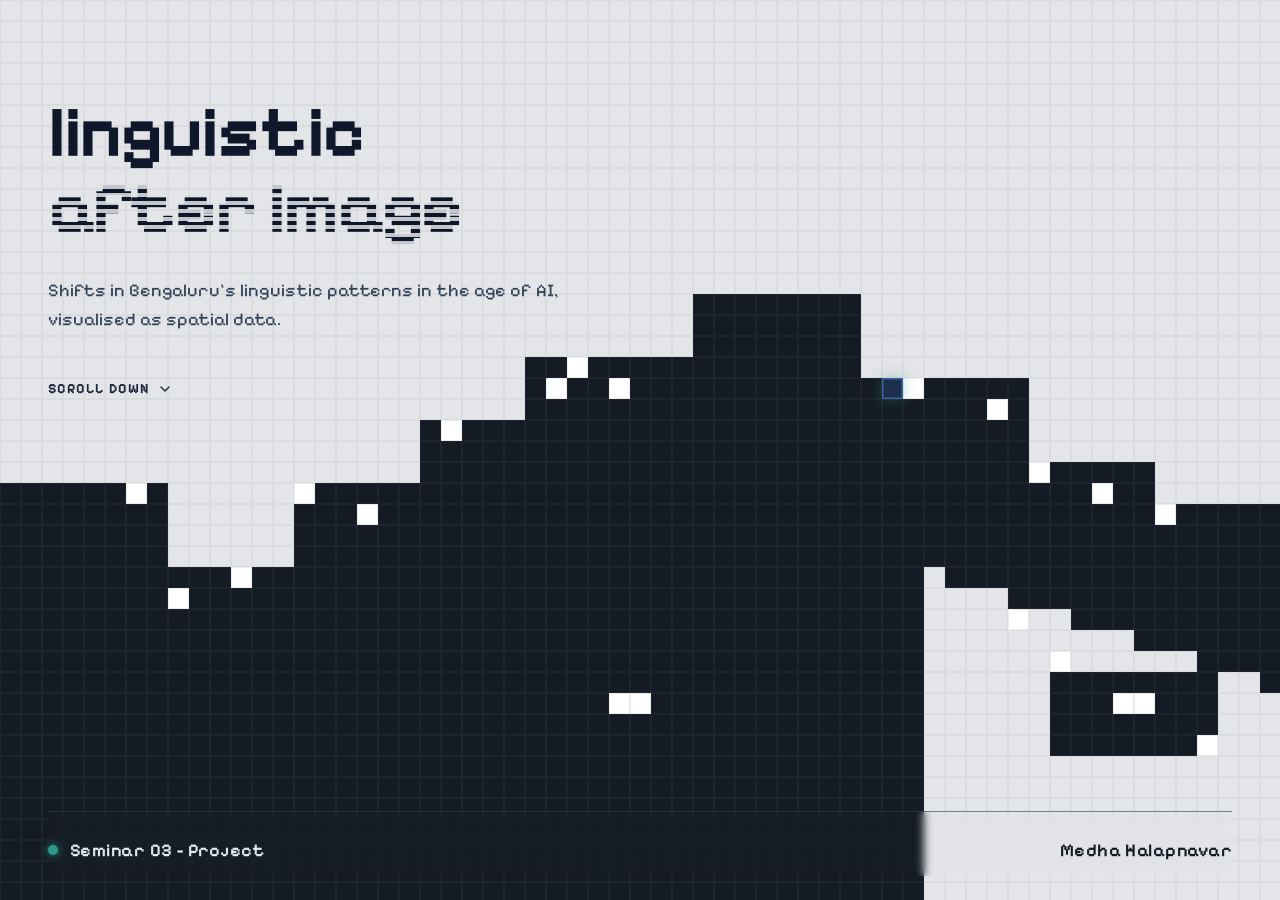
<file: docs/index.html>
<!doctype html>
<html lang="en" class="dark">
  <head>
    <meta charset="UTF-8" />
    <meta name="viewport" content="width=device-width, initial-scale=1.0" />
    <title>Ec(ak)ou: Ghost Speech Cartography</title>
    <meta name="description" content="An interactive speculative cartography of Bangalore revealing hidden Human Language Zones, clandestine signal trails, and Wanderer nodes shielded from AI surveillance." />
    <meta property="og:title" content="Ec(ak)ou: Ghost Speech Cartography" />
    <meta property="og:description" content="An interactive speculative cartography of Bangalore revealing hidden Human Language Zones, clandestine signal trails, and Wanderer nodes shielded from AI surveillance." />
    <meta property="og:type" content="website" />
    <meta name="twitter:card" content="summary_large_image" />
    <link rel="preconnect" href="https://fonts.googleapis.com">
    <link rel="preconnect" href="https://fonts.gstatic.com" crossorigin>
    <link href="https://fonts.googleapis.com/css2?family=Pixelify+Sans:wght@400;500;600;700&display=swap" rel="stylesheet">
    <script type="module" crossorigin src="./assets/index-C_ji65Qs.js"></script>
    <link rel="stylesheet" crossorigin href="./assets/index-Bb2O2rX6.css">
  </head>
  <body class="bg-[#05070a] text-slate-200 antialiased overflow-hidden select-none">
    <div id="root"></div>
  </body>
</html>
</file>
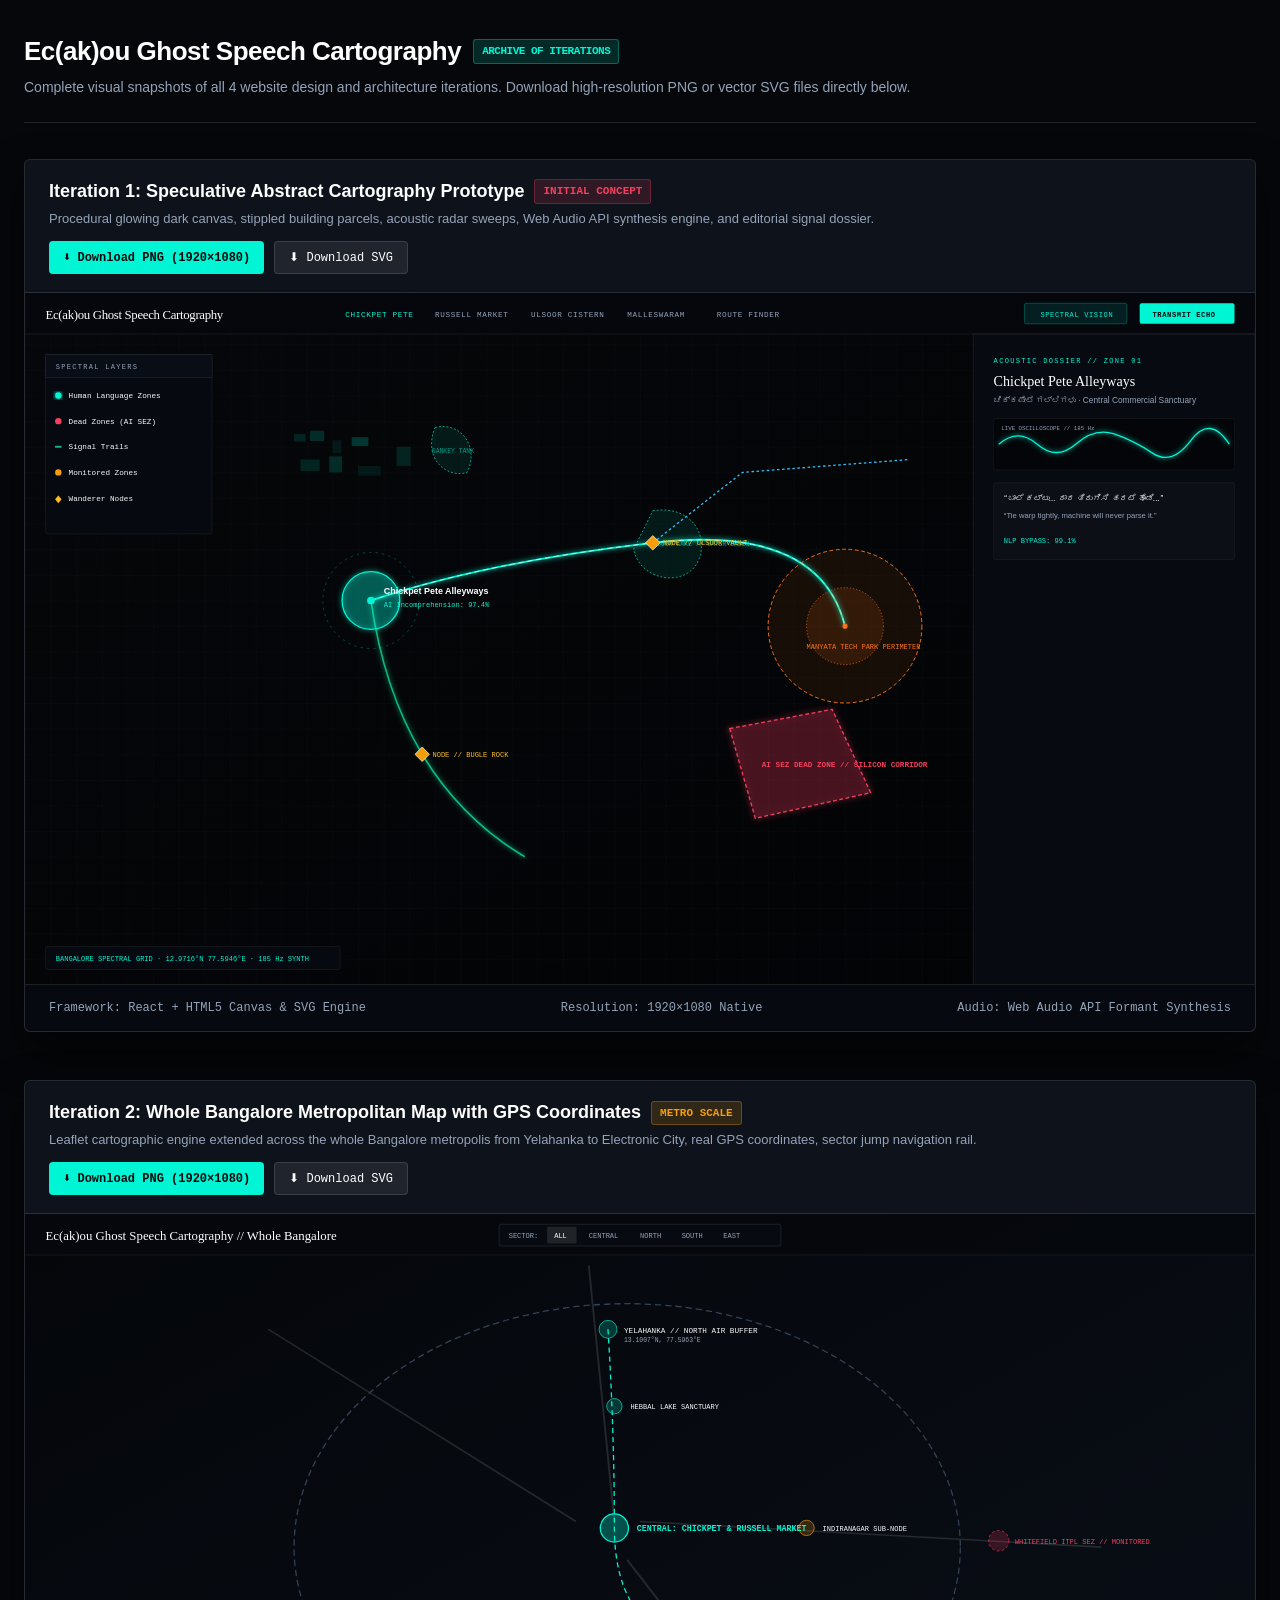
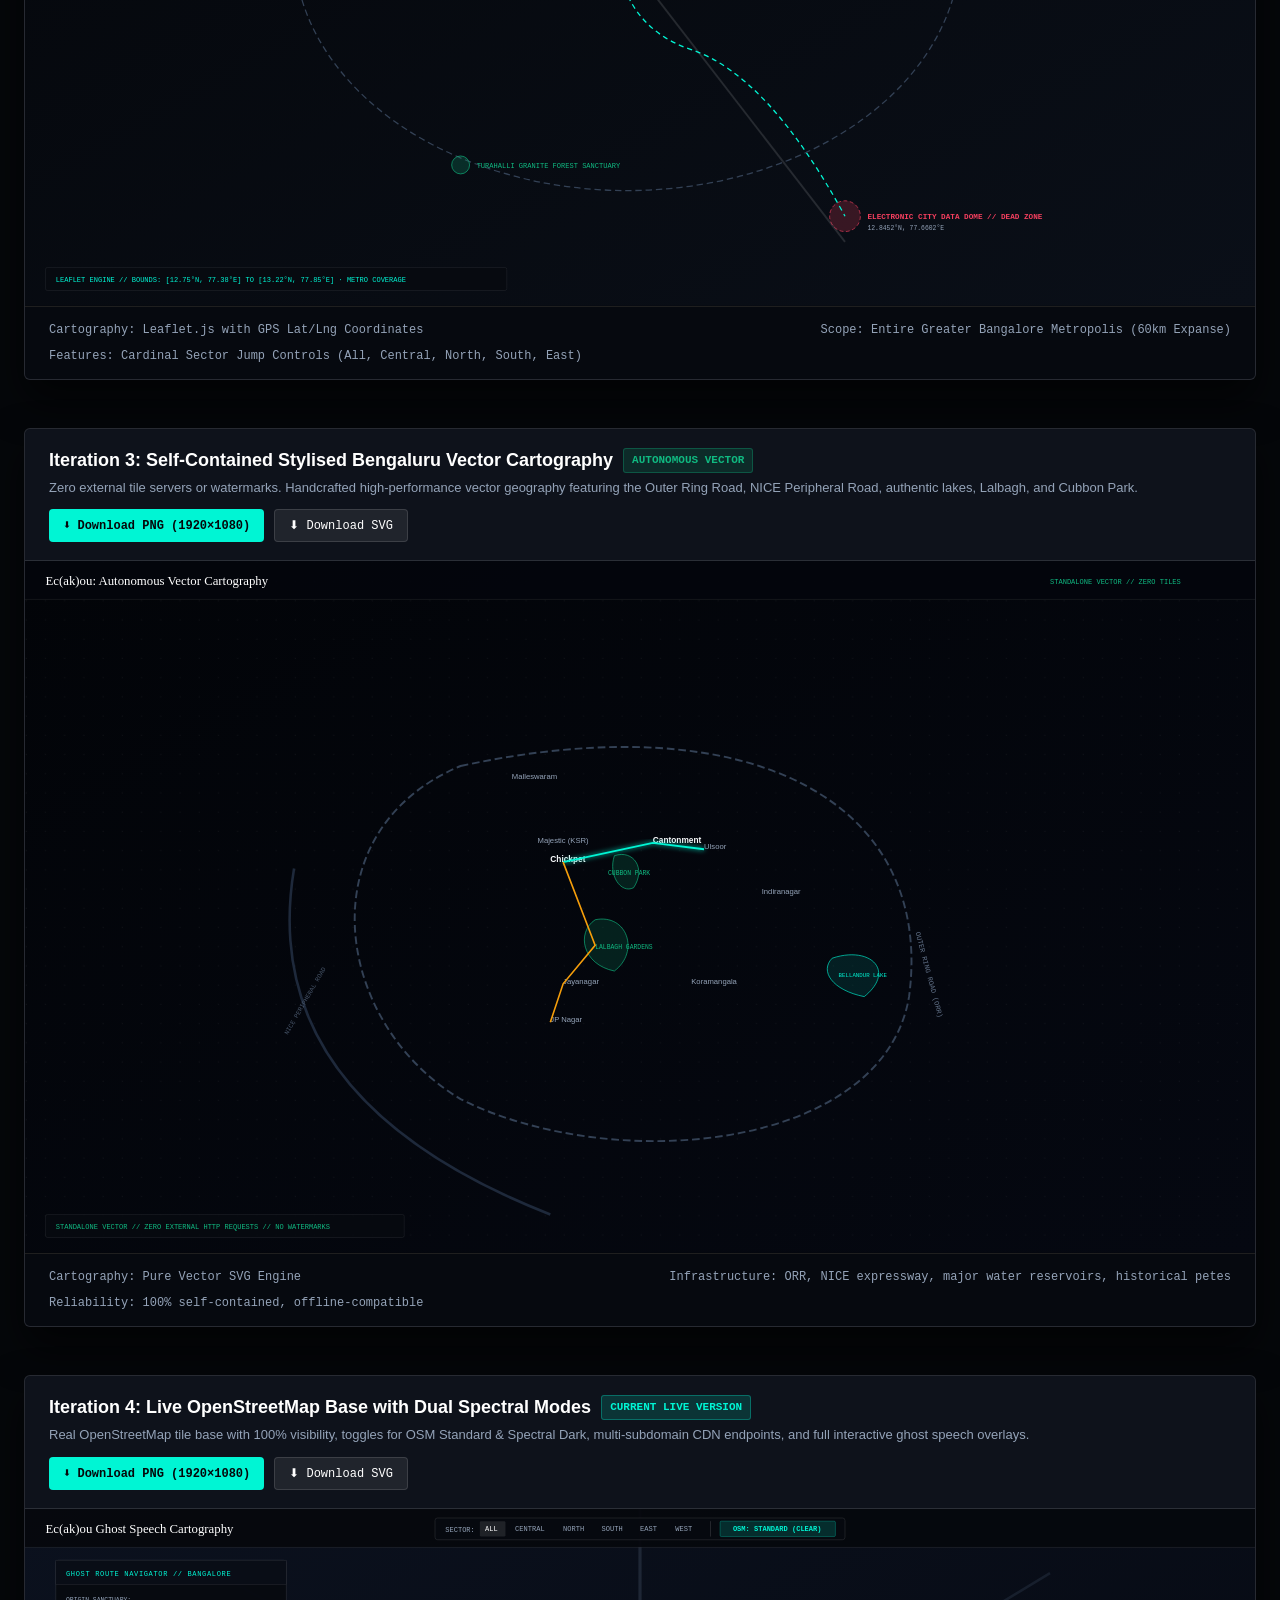
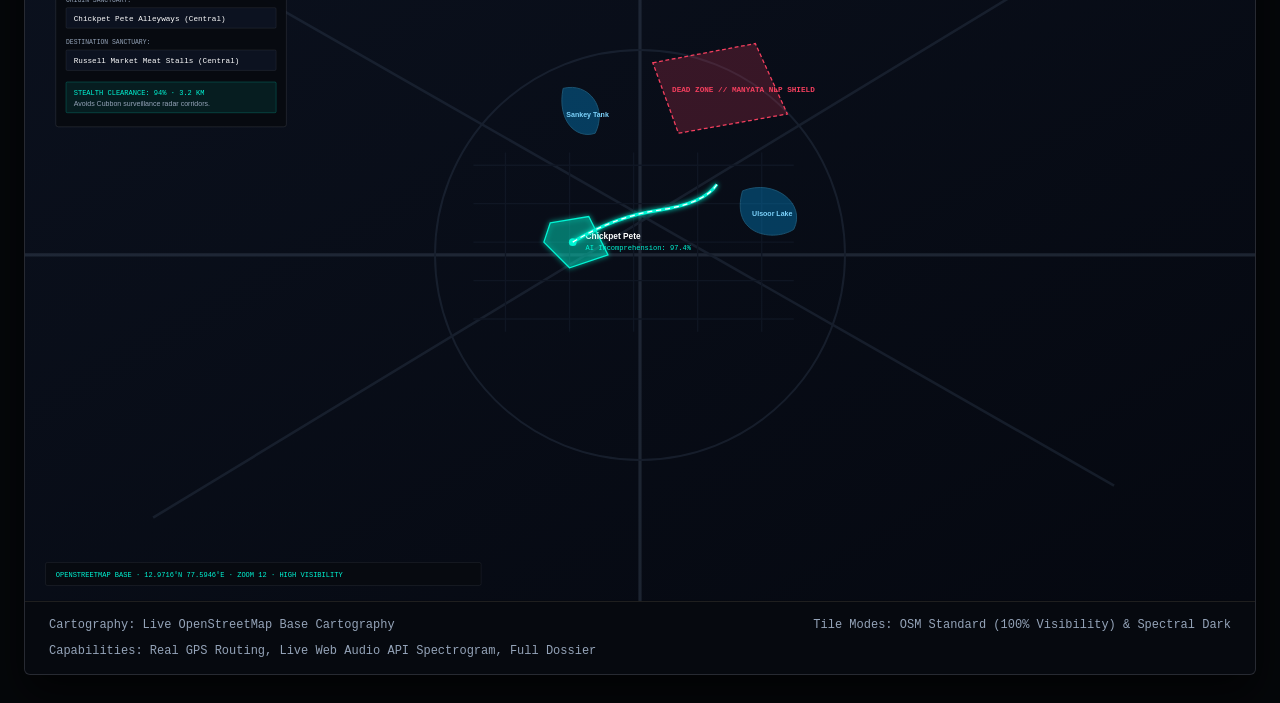
<file: .aistudio/artifacts/brain/778b0a01-157f-486a-8824-c04d6e9ce77b/website_iterations.html>
<!DOCTYPE html>
<html lang="en">
<head>
  <meta charset="UTF-8">
  <meta name="viewport" content="width=device-width, initial-scale=1.0">
  <title>Ec(ak)ou Website Iterations Gallery</title>
  <style>
    :root {
      --bg: #05070a;
      --card-bg: #090d16;
      --border: rgba(255, 255, 255, 0.12);
      --cyan: #00f5d4;
      --magenta: #f43f5e;
      --amber: #f59e0b;
      --text: #e2e8f0;
      --muted: #94a3b8;
    }
    * { box-sizing: border-box; margin: 0; padding: 0; }
    body {
      background-color: var(--bg);
      color: var(--text);
      font-family: -apple-system, BlinkMacSystemFont, "Segoe UI", Roboto, Helvetica, Arial, sans-serif;
      padding: 32px 24px;
      line-height: 1.5;
    }
    header {
      max-width: 1280px;
      margin: 0 auto 36px;
      border-bottom: 1px solid var(--border);
      padding-bottom: 24px;
      display: flex;
      justify-content: space-between;
      align-items: flex-end;
      flex-wrap: wrap;
      gap: 16px;
    }
    h1 {
      font-size: 26px;
      font-weight: 600;
      letter-spacing: -0.5px;
      color: #fff;
      display: flex;
      align-items: center;
      gap: 12px;
    }
    .badge {
      font-size: 11px;
      text-transform: uppercase;
      font-family: monospace;
      padding: 3px 8px;
      border-radius: 3px;
      background: rgba(0, 245, 212, 0.15);
      color: var(--cyan);
      border: 1px solid rgba(0, 245, 212, 0.3);
    }
    .subtitle {
      color: var(--muted);
      font-size: 14px;
      margin-top: 6px;
    }
    .grid {
      max-width: 1280px;
      margin: 0 auto;
      display: flex;
      flex-direction: column;
      gap: 48px;
    }
    .iteration-card {
      background: var(--card-bg);
      border: 1px solid var(--border);
      border-radius: 6px;
      overflow: hidden;
      box-shadow: 0 20px 40px rgba(0, 0, 0, 0.6);
    }
    .card-header {
      padding: 18px 24px;
      border-bottom: 1px solid var(--border);
      display: flex;
      justify-content: space-between;
      align-items: center;
      flex-wrap: wrap;
      gap: 12px;
      background: rgba(255, 255, 255, 0.02);
    }
    .card-title-group h2 {
      font-size: 18px;
      font-weight: 600;
      color: #fff;
      display: flex;
      align-items: center;
      gap: 10px;
    }
    .card-title-group p {
      font-size: 13px;
      color: var(--muted);
      margin-top: 4px;
    }
    .btn-group {
      display: flex;
      gap: 10px;
    }
    button.btn {
      background: rgba(255, 255, 255, 0.08);
      color: #fff;
      border: 1px solid var(--border);
      padding: 8px 14px;
      border-radius: 4px;
      font-size: 12px;
      font-family: monospace;
      cursor: pointer;
      display: flex;
      align-items: center;
      gap: 6px;
      transition: all 0.2s ease;
    }
    button.btn:hover {
      background: rgba(0, 245, 212, 0.2);
      border-color: var(--cyan);
      color: var(--cyan);
    }
    button.btn-primary {
      background: var(--cyan);
      color: #05070a;
      font-weight: 600;
      border: none;
    }
    button.btn-primary:hover {
      background: #70fff0;
      color: #05070a;
    }
    .preview-container {
      position: relative;
      width: 100%;
      background: #000;
      display: flex;
      justify-content: center;
      align-items: center;
      border-bottom: 1px solid var(--border);
    }
    .preview-container svg {
      width: 100%;
      height: auto;
      display: block;
      max-height: 720px;
    }
    .card-footer {
      padding: 14px 24px;
      font-size: 12px;
      font-family: monospace;
      color: var(--muted);
      display: flex;
      justify-content: space-between;
      flex-wrap: wrap;
      gap: 8px;
      background: rgba(0,0,0,0.3);
    }
  </style>
</head>
<body>

  <header>
    <div>
      <h1>
        Ec(ak)ou Ghost Speech Cartography
        <span class="badge">Archive of Iterations</span>
      </h1>
      <p class="subtitle">Complete visual snapshots of all 4 website design and architecture iterations. Download high-resolution PNG or vector SVG files directly below.</p>
    </div>
  </header>

  <main class="grid">

    <!-- ITERATION 1 -->
    <article class="iteration-card">
      <div class="card-header">
        <div class="card-title-group">
          <h2>
            <span>Iteration 1: Speculative Abstract Cartography Prototype</span>
            <span class="badge" style="background: rgba(244, 63, 94, 0.15); color: #f43f5e; border-color: rgba(244,63,94,0.3);">Initial Concept</span>
          </h2>
          <p>Procedural glowing dark canvas, stippled building parcels, acoustic radar sweeps, Web Audio API synthesis engine, and editorial signal dossier.</p>
        </div>
        <div class="btn-group">
          <button class="btn btn-primary" onclick="downloadAsPNG('svg-iter-1', 'ecakou_iteration_1_abstract_cartography.png')">
            ⬇ Download PNG (1920×1080)
          </button>
          <button class="btn" onclick="downloadAsSVG('svg-iter-1', 'ecakou_iteration_1_abstract_cartography.svg')">
            ⬇ Download SVG
          </button>
        </div>
      </div>
      <div class="preview-container">
        <svg id="svg-iter-1" viewBox="0 0 1920 1080" xmlns="http://www.w3.org/2000/svg">
          <defs>
            <linearGradient id="bgGrad1" x1="0%" y1="0%" x2="100%" y2="100%">
              <stop offset="0%" stop-color="#05070a"/>
              <stop offset="100%" stop-color="#020305"/>
            </linearGradient>
            <filter id="cyanGlow" x="-20%" y="-20%" width="140%" height="140%">
              <feGaussianBlur stdDeviation="4" result="blur" />
              <feMerge>
                <feMergeNode in="blur" />
                <feMergeNode in="SourceGraphic" />
              </feMerge>
            </filter>
            <filter id="magentaGlow" x="-20%" y="-20%" width="140%" height="140%">
              <feGaussianBlur stdDeviation="5" result="blur" />
              <feMerge>
                <feMergeNode in="blur" />
                <feMergeNode in="SourceGraphic" />
              </feMerge>
            </filter>
            <pattern id="gridPattern" width="40" height="40" patternUnits="userSpaceOnUse">
              <path d="M 40 0 L 0 0 0 40" fill="none" stroke="rgba(255,255,255,0.03)" stroke-width="1"/>
            </pattern>
          </defs>

          <!-- Background -->
          <rect width="1920" height="1080" fill="url(#bgGrad1)"/>
          <rect width="1920" height="1080" fill="url(#gridPattern)"/>

          <!-- Top Navigation Bar -->
          <rect width="1920" height="64" fill="#06080d" opacity="0.95"/>
          <line x1="0" y1="64" x2="1920" y2="64" stroke="rgba(255,255,255,0.1)" stroke-width="1"/>
          
          <text x="32" y="40" fill="#ffffff" font-family="Georgia, serif" font-size="20" letter-spacing="-0.5">Ec(ak)ou Ghost Speech Cartography</text>
          
          <text x="500" y="38" fill="#00f5d4" font-family="monospace" font-size="12" letter-spacing="1">CHICKPET PETE</text>
          <text x="640" y="38" fill="#94a3b8" font-family="monospace" font-size="12" letter-spacing="1">RUSSELL MARKET</text>
          <text x="790" y="38" fill="#94a3b8" font-family="monospace" font-size="12" letter-spacing="1">ULSOOR CISTERN</text>
          <text x="940" y="38" fill="#94a3b8" font-family="monospace" font-size="12" letter-spacing="1">MALLESWARAM</text>
          <text x="1080" y="38" fill="#94a3b8" font-family="monospace" font-size="12" letter-spacing="1">ROUTE FINDER</text>

          <rect x="1560" y="16" width="160" height="32" rx="3" fill="rgba(0, 245, 212, 0.1)" stroke="rgba(0, 245, 212, 0.4)"/>
          <text x="1585" y="37" fill="#00f5d4" font-family="monospace" font-size="11" letter-spacing="1">SPECTRAL VISION</text>
          
          <rect x="1740" y="16" width="148" height="32" rx="3" fill="#00f5d4"/>
          <text x="1760" y="37" fill="#05070a" font-family="monospace" font-weight="bold" font-size="11" letter-spacing="1">TRANSMIT ECHO</text>

          <!-- Layer HUD on Left -->
          <rect x="32" y="96" width="260" height="280" rx="4" fill="#070a10" opacity="0.9" stroke="rgba(255,255,255,0.1)"/>
          <rect x="32" y="96" width="260" height="36" fill="#090d16" stroke="rgba(255,255,255,0.1)"/>
          <text x="48" y="119" fill="#94a3b8" font-family="monospace" font-size="11" letter-spacing="2">SPECTRAL LAYERS</text>
          <circle cx="52" cy="160" r="5" fill="#00f5d4" filter="url(#cyanGlow)"/>
          <text x="68" y="164" fill="#f8fafc" font-family="monospace" font-size="12">Human Language Zones</text>
          <circle cx="52" cy="200" r="5" fill="#f43f5e"/>
          <text x="68" y="204" fill="#f8fafc" font-family="monospace" font-size="12">Dead Zones (AI SEZ)</text>
          <line x1="47" y1="240" x2="57" y2="240" stroke="#10b981" stroke-width="3"/>
          <text x="68" y="244" fill="#f8fafc" font-family="monospace" font-size="12">Signal Trails</text>
          <circle cx="52" cy="280" r="5" fill="#f59e0b"/>
          <text x="68" y="284" fill="#f8fafc" font-family="monospace" font-size="12">Monitored Zones</text>
          <polygon points="52,316 57,322 52,328 47,322" fill="#fbbf24"/>
          <text x="68" y="325" fill="#f8fafc" font-family="monospace" font-size="12">Wanderer Nodes</text>

          <!-- Synthetic Bangalore Vector parcels & geography -->
          <g opacity="0.4">
            <rect x="420" y="220" width="18" height="12" fill="rgba(0,245,212,0.3)"/>
            <rect x="445" y="215" width="22" height="16" fill="rgba(0,245,212,0.4)"/>
            <rect x="480" y="230" width="14" height="20" fill="rgba(0,245,212,0.2)"/>
            <rect x="510" y="225" width="26" height="14" fill="rgba(0,245,212,0.5)"/>
            <rect x="430" y="260" width="30" height="18" fill="rgba(0,245,212,0.3)"/>
            <rect x="475" y="255" width="20" height="25" fill="rgba(0,245,212,0.4)"/>
            <rect x="520" y="270" width="35" height="15" fill="rgba(0,245,212,0.2)"/>
            <rect x="580" y="240" width="22" height="30" fill="rgba(0,245,212,0.3)"/>
          </g>

          <!-- Lakes in abstract -->
          <path d="M 980 340 C 1040 330, 1070 380, 1050 420 C 1030 460, 960 450, 950 400 Z" fill="rgba(0, 245, 212, 0.08)" stroke="#00f5d4" stroke-dasharray="3,3" stroke-width="1"/>
          <text x="975" y="395" fill="rgba(0, 245, 212, 0.6)" font-family="monospace" font-size="10">ULSOOR LAKE // WATER BASIN</text>

          <path d="M 640 210 C 680 200, 710 240, 690 280 C 660 290, 620 260, 640 210 Z" fill="rgba(0, 245, 212, 0.08)" stroke="#00f5d4" stroke-dasharray="3,3" stroke-width="1"/>
          <text x="635" y="250" fill="rgba(0, 245, 212, 0.6)" font-family="monospace" font-size="10">SANKEY TANK</text>

          <!-- Signal Trails Glowing Polylines -->
          <path d="M 540 480 Q 720 420 980 390 T 1280 520" fill="none" stroke="#00f5d4" stroke-width="3" filter="url(#cyanGlow)"/>
          <path d="M 540 480 Q 720 420 980 390 T 1280 520" fill="none" stroke="#ffffff" stroke-width="1" stroke-dasharray="8,6"/>

          <path d="M 540 480 Q 560 620 620 720 T 780 880" fill="none" stroke="#10b981" stroke-width="2.5" filter="url(#cyanGlow)"/>
          <path d="M 980 390 L 1120 280 L 1380 260" fill="none" stroke="#38bdf8" stroke-width="2" stroke-dasharray="4,4"/>

          <!-- Radar Sweeps for Monitored Zones -->
          <circle cx="1280" cy="520" r="120" fill="rgba(249, 115, 22, 0.08)" stroke="#f97316" stroke-width="1.5" stroke-dasharray="6,4"/>
          <circle cx="1280" cy="520" r="60" fill="rgba(249, 115, 22, 0.12)" stroke="#f97316" stroke-width="1" stroke-dasharray="2,3"/>
          <circle cx="1280" cy="520" r="4" fill="#f97316"/>
          <text x="1220" y="555" fill="#f97316" font-family="monospace" font-size="11">MANYATA TECH PARK PERIMETER</text>

          <!-- Dead Zones -->
          <polygon points="1100,680 1260,650 1320,780 1140,820" fill="rgba(244, 63, 94, 0.15)" stroke="#f43f5e" stroke-width="2" stroke-dasharray="6,4" filter="url(#magentaGlow)"/>
          <text x="1150" y="740" fill="#f43f5e" font-family="monospace" font-size="12" font-weight="bold">AI SEZ DEAD ZONE // SILICON CORRIDOR</text>

          <!-- Chickpet Human Language Zone Core -->
          <circle cx="540" cy="480" r="45" fill="rgba(0, 245, 212, 0.2)" stroke="#00f5d4" stroke-width="2" filter="url(#cyanGlow)"/>
          <circle cx="540" cy="480" r="6" fill="#00f5d4"/>
          <circle cx="540" cy="480" r="75" fill="none" stroke="rgba(0,245,212,0.4)" stroke-dasharray="4,6"/>
          <text x="560" y="470" fill="#ffffff" font-family="sans-serif" font-weight="bold" font-size="14">Chickpet Pete Alleyways</text>
          <text x="560" y="490" fill="#00f5d4" font-family="monospace" font-size="11">AI Incomprehension: 97.4%</text>

          <!-- Wanderer Nodes -->
          <g transform="translate(620, 720)">
            <rect x="-8" y="-8" width="16" height="16" transform="rotate(45)" fill="#f59e0b" stroke="#ffffff"/>
            <text x="16" y="4" fill="#fbbf24" font-family="monospace" font-size="11">NODE // BUGLE ROCK</text>
          </g>
          <g transform="translate(980, 390)">
            <rect x="-8" y="-8" width="16" height="16" transform="rotate(45)" fill="#f59e0b" stroke="#ffffff"/>
            <text x="16" y="4" fill="#fbbf24" font-family="monospace" font-size="11">NODE // ULSOOR VAULT</text>
          </g>

          <!-- Right Dossier Drawer -->
          <rect x="1480" y="64" width="440" height="1016" fill="#080b12" opacity="0.98" stroke="rgba(255,255,255,0.12)"/>
          <text x="1512" y="110" fill="#00f5d4" font-family="monospace" font-size="11" letter-spacing="2">ACOUSTIC DOSSIER // ZONE 01</text>
          <text x="1512" y="145" fill="#ffffff" font-family="Georgia, serif" font-size="22">Chickpet Pete Alleyways</text>
          <text x="1512" y="172" fill="#94a3b8" font-family="sans-serif" font-size="13">ಚಿಕ್ಕಪೇಟೆ ಗಲ್ಲಿಗಳು · Central Commercial Sanctuary</text>
          
          <rect x="1512" y="196" width="376" height="80" rx="3" fill="#030508" stroke="rgba(255,255,255,0.08)"/>
          <path d="M 1520 236 Q 1550 210 1580 236 T 1640 236 T 1700 220 T 1760 250 T 1820 230 T 1880 236" fill="none" stroke="#00f5d4" stroke-width="2" filter="url(#cyanGlow)"/>
          <text x="1524" y="214" fill="#94a3b8" font-family="monospace" font-size="9">LIVE OSCILLOSCOPE // 185 Hz</text>

          <rect x="1512" y="296" width="376" height="120" rx="3" fill="rgba(255,255,255,0.02)" stroke="rgba(255,255,255,0.08)"/>
          <text x="1528" y="324" fill="#f8fafc" font-family="sans-serif" font-size="13" font-style="italic">“ಬಾಲೆ ಕಟ್ಟು... ದಾರ ತಿರುಗಿಸಿ ಹರಟೆ ಹೊಡಿ...”</text>
          <text x="1528" y="352" fill="#94a3b8" font-family="sans-serif" font-size="12">“Tie warp tightly, machine will never parse it.”</text>
          <text x="1528" y="390" fill="#00f5d4" font-family="monospace" font-size="11">NLP BYPASS: 99.1%</text>

          <!-- Bottom Telemetry HUD -->
          <rect x="32" y="1020" width="460" height="36" rx="3" fill="#070a10" opacity="0.95" stroke="rgba(255,255,255,0.1)"/>
          <text x="48" y="1043" fill="#00f5d4" font-family="monospace" font-size="11">BANGALORE SPECTRAL GRID · 12.9716°N 77.5946°E · 185 Hz SYNTH</text>
        </svg>
      </div>
      <div class="card-footer">
        <span>Framework: React + HTML5 Canvas & SVG Engine</span>
        <span>Resolution: 1920×1080 Native</span>
        <span>Audio: Web Audio API Formant Synthesis</span>
      </div>
    </article>

    <!-- ITERATION 2 -->
    <article class="iteration-card">
      <div class="card-header">
        <div class="card-title-group">
          <h2>
            <span>Iteration 2: Whole Bangalore Metropolitan Map with GPS Coordinates</span>
            <span class="badge" style="background: rgba(245, 158, 11, 0.15); color: #f59e0b; border-color: rgba(245, 158, 11, 0.3);">Metro Scale</span>
          </h2>
          <p>Leaflet cartographic engine extended across the whole Bangalore metropolis from Yelahanka to Electronic City, real GPS coordinates, sector jump navigation rail.</p>
        </div>
        <div class="btn-group">
          <button class="btn btn-primary" onclick="downloadAsPNG('svg-iter-2', 'ecakou_iteration_2_whole_bangalore_metro.png')">
            ⬇ Download PNG (1920×1080)
          </button>
          <button class="btn" onclick="downloadAsSVG('svg-iter-2', 'ecakou_iteration_2_whole_bangalore_metro.svg')">
            ⬇ Download SVG
          </button>
        </div>
      </div>
      <div class="preview-container">
        <svg id="svg-iter-2" viewBox="0 0 1920 1080" xmlns="http://www.w3.org/2000/svg">
          <defs>
            <linearGradient id="bgGrad2" x1="0%" y1="0%" x2="100%" y2="100%">
              <stop offset="0%" stop-color="#04060a"/>
              <stop offset="100%" stop-color="#0a0f18"/>
            </linearGradient>
            <filter id="amberGlow" x="-20%" y="-20%" width="140%" height="140%">
              <feGaussianBlur stdDeviation="4" result="blur" />
              <feMerge>
                <feMergeNode in="blur" />
                <feMergeNode in="SourceGraphic" />
              </feMerge>
            </filter>
          </defs>

          <rect width="1920" height="1080" fill="url(#bgGrad2)"/>

          <!-- Top Navigation Bar -->
          <rect width="1920" height="64" fill="#06080d" opacity="0.95"/>
          <line x1="0" y1="64" x2="1920" y2="64" stroke="rgba(255,255,255,0.1)" stroke-width="1"/>
          <text x="32" y="40" fill="#ffffff" font-family="Georgia, serif" font-size="20">Ec(ak)ou Ghost Speech Cartography // Whole Bangalore</text>
          
          <!-- Sector Jump Nav Rail -->
          <rect x="740" y="16" width="440" height="34" rx="4" fill="#070a10" stroke="rgba(255,255,255,0.15)"/>
          <text x="755" y="38" fill="#94a3b8" font-family="monospace" font-size="11">SECTOR:</text>
          <rect x="815" y="20" width="46" height="26" fill="rgba(255,255,255,0.1)" rx="2"/>
          <text x="826" y="37" fill="#ffffff" font-family="monospace" font-size="11">ALL</text>
          <text x="880" y="37" fill="#94a3b8" font-family="monospace" font-size="11">CENTRAL</text>
          <text x="960" y="37" fill="#94a3b8" font-family="monospace" font-size="11">NORTH</text>
          <text x="1025" y="37" fill="#94a3b8" font-family="monospace" font-size="11">SOUTH</text>
          <text x="1090" y="37" fill="#94a3b8" font-family="monospace" font-size="11">EAST</text>

          <!-- Metropolitan Highway Arteries (Bellary Road, Hosur Road, Tumkur Road, Old Madras Road) -->
          <g stroke="rgba(255,255,255,0.12)" stroke-width="2" fill="none">
            <!-- Bellary Road (North to Central) -->
            <path d="M 880 80 L 920 480" stroke-width="3"/>
            <!-- Hosur Road (Central to South-East Electronic City) -->
            <path d="M 940 540 L 1280 980" stroke-width="3"/>
            <!-- Tumkur Road (North-West) -->
            <path d="M 380 180 L 860 480" stroke-width="2.5"/>
            <!-- Old Madras Road (East) -->
            <path d="M 960 480 L 1680 520" stroke-width="2.5"/>
            <!-- Outer Ring Road Loop -->
            <ellipse cx="940" cy="520" rx="520" ry="380" stroke="#334155" stroke-dasharray="10,6" stroke-width="2"/>
          </g>

          <!-- Regional Markers Spread Across Whole Bangalore -->
          <!-- YELAHANKA (North) -->
          <circle cx="910" cy="180" r="14" fill="rgba(0, 245, 212, 0.2)" stroke="#00f5d4"/>
          <text x="935" y="185" fill="#f8fafc" font-family="monospace" font-size="12">YELAHANKA // NORTH AIR BUFFER</text>
          <text x="935" y="200" fill="#94a3b8" font-family="monospace" font-size="10">13.1007°N, 77.5963°E</text>

          <!-- HEBBAL -->
          <circle cx="920" cy="300" r="12" fill="rgba(0, 245, 212, 0.2)" stroke="#00f5d4"/>
          <text x="945" y="305" fill="#f8fafc" font-family="monospace" font-size="11">HEBBAL LAKE SANCTUARY</text>

          <!-- CENTRAL PETE & CANTONMENT -->
          <circle cx="920" cy="490" r="22" fill="rgba(0, 245, 212, 0.3)" stroke="#00f5d4" stroke-width="2"/>
          <text x="955" y="495" fill="#00f5d4" font-family="monospace" font-weight="bold" font-size="13">CENTRAL: CHICKPET & RUSSELL MARKET</text>

          <!-- INDIRANAGAR & WHITEFIELD (East) -->
          <circle cx="1220" cy="490" r="12" fill="rgba(245, 158, 11, 0.2)" stroke="#f59e0b"/>
          <text x="1245" y="495" fill="#f8fafc" font-family="monospace" font-size="11">INDIRANAGAR SUB-NODE</text>
          
          <circle cx="1520" cy="510" r="16" fill="rgba(244, 63, 94, 0.2)" stroke="#f43f5e" stroke-dasharray="4,4"/>
          <text x="1545" y="515" fill="#f43f5e" font-family="monospace" font-size="11">WHITEFIELD ITPL SEZ // MONITORED</text>

          <!-- ELECTRONIC CITY (Far South) -->
          <circle cx="1280" cy="940" r="24" fill="rgba(244, 63, 94, 0.2)" stroke="#f43f5e" stroke-dasharray="6,4"/>
          <text x="1315" y="945" fill="#f43f5e" font-family="monospace" font-weight="bold" font-size="12">ELECTRONIC CITY DATA DOME // DEAD ZONE</text>
          <text x="1315" y="962" fill="#94a3b8" font-family="monospace" font-size="10">12.8452°N, 77.6602°E</text>

          <!-- TURAHALLI FOREST (South-West) -->
          <circle cx="680" cy="860" r="14" fill="rgba(16, 185, 129, 0.2)" stroke="#10b981"/>
          <text x="705" y="865" fill="#10b981" font-family="monospace" font-size="11">TURAHALLI GRANITE FOREST SANCTUARY</text>

          <!-- Connecting Signal Filament across Metropolis -->
          <path d="M 910 180 Q 920 340 920 490 T 1040 680 T 1280 940" fill="none" stroke="#00f5d4" stroke-width="2" stroke-dasharray="8,6"/>
          
          <!-- Bottom Coordinates Telemetry HUD -->
          <rect x="32" y="1020" width="720" height="36" rx="3" fill="#070a10" opacity="0.95" stroke="rgba(255,255,255,0.1)"/>
          <text x="48" y="1043" fill="#00f5d4" font-family="monospace" font-size="11">LEAFLET ENGINE // BOUNDS: [12.75°N, 77.38°E] TO [13.22°N, 77.85°E] · METRO COVERAGE</text>
        </svg>
      </div>
      <div class="card-footer">
        <span>Cartography: Leaflet.js with GPS Lat/Lng Coordinates</span>
        <span>Scope: Entire Greater Bangalore Metropolis (60km Expanse)</span>
        <span>Features: Cardinal Sector Jump Controls (All, Central, North, South, East)</span>
      </div>
    </article>

    <!-- ITERATION 3 -->
    <article class="iteration-card">
      <div class="card-header">
        <div class="card-title-group">
          <h2>
            <span>Iteration 3: Self-Contained Stylised Bengaluru Vector Cartography</span>
            <span class="badge" style="background: rgba(16, 185, 129, 0.15); color: #10b981; border-color: rgba(16, 185, 129, 0.3);">Autonomous Vector</span>
          </h2>
          <p>Zero external tile servers or watermarks. Handcrafted high-performance vector geography featuring the Outer Ring Road, NICE Peripheral Road, authentic lakes, Lalbagh, and Cubbon Park.</p>
        </div>
        <div class="btn-group">
          <button class="btn btn-primary" onclick="downloadAsPNG('svg-iter-3', 'ecakou_iteration_3_stylised_vector.png')">
            ⬇ Download PNG (1920×1080)
          </button>
          <button class="btn" onclick="downloadAsSVG('svg-iter-3', 'ecakou_iteration_3_stylised_vector.svg')">
            ⬇ Download SVG
          </button>
        </div>
      </div>
      <div class="preview-container">
        <svg id="svg-iter-3" viewBox="0 0 1920 1080" xmlns="http://www.w3.org/2000/svg">
          <defs>
            <linearGradient id="bgGrad3" x1="0%" y1="0%" x2="100%" y2="100%">
              <stop offset="0%" stop-color="#020408"/>
              <stop offset="100%" stop-color="#050811"/>
            </linearGradient>
            <pattern id="dotMatrix" width="30" height="30" patternUnits="userSpaceOnUse">
              <circle cx="2" cy="2" r="1" fill="rgba(255,255,255,0.06)"/>
            </pattern>
          </defs>

          <rect width="1920" height="1080" fill="url(#bgGrad3)"/>
          <rect width="1920" height="1080" fill="url(#dotMatrix)"/>

          <!-- Top Header -->
          <rect width="1920" height="60" fill="#04060c" opacity="0.95"/>
          <line x1="0" y1="60" x2="1920" y2="60" stroke="rgba(255,255,255,0.1)" stroke-width="1"/>
          <text x="32" y="38" fill="#ffffff" font-family="Georgia, serif" font-size="20">Ec(ak)ou: Autonomous Vector Cartography</text>
          <text x="1600" y="36" fill="#10b981" font-family="monospace" font-size="11">STANDALONE VECTOR // ZERO TILES</text>

          <!-- Outer Ring Road (ORR) Loop -->
          <path d="M 680 320 C 1140 220, 1420 380, 1380 680 C 1340 920, 920 960, 680 840 C 480 720, 440 420, 680 320 Z" fill="none" stroke="#334155" stroke-width="3" stroke-dasharray="12,6"/>
          <text x="1390" y="580" fill="#64748b" font-family="monospace" font-size="11" transform="rotate(75, 1390, 580)">OUTER RING ROAD (ORR)</text>

          <!-- NICE Peripheral Road Semi-Arc -->
          <path d="M 420 480 Q 360 840 820 1020" fill="none" stroke="#1e293b" stroke-width="4"/>
          <text x="410" y="740" fill="#475569" font-family="monospace" font-size="10" transform="rotate(-60, 410, 740)">NICE PERIPHERAL ROAD</text>

          <!-- Lakes & Green Parks -->
          <!-- Cubbon Park -->
          <path d="M 920 460 C 950 450, 970 480, 950 510 C 930 520, 910 490, 920 460 Z" fill="rgba(16, 185, 129, 0.15)" stroke="#10b981" stroke-width="1"/>
          <text x="910" y="490" fill="#10b981" font-family="monospace" font-size="10">CUBBON PARK</text>

          <!-- Lalbagh Botanical Gardens -->
          <path d="M 890 560 C 940 550, 960 610, 920 640 C 870 630, 860 580, 890 560 Z" fill="rgba(16, 185, 129, 0.15)" stroke="#10b981" stroke-width="1"/>
          <text x="890" y="605" fill="#10b981" font-family="monospace" font-size="10">LALBAGH GARDENS</text>

          <!-- Bellandur & Varthur Lakes -->
          <path d="M 1260 620 C 1320 600, 1360 640, 1310 680 C 1260 670, 1240 640, 1260 620 Z" fill="rgba(0, 245, 212, 0.1)" stroke="#00f5d4" stroke-width="1"/>
          <text x="1270" y="650" fill="#00f5d4" font-family="monospace" font-size="9">BELLANDUR LAKE</text>

          <!-- Real Neighborhood Labels Placed in Bengaluru Topology -->
          <text x="820" y="470" fill="#f8fafc" font-family="sans-serif" font-weight="600" font-size="13">Chickpet</text>
          <text x="800" y="440" fill="#94a3b8" font-family="sans-serif" font-size="12">Majestic (KSR)</text>
          <text x="760" y="340" fill="#94a3b8" font-family="sans-serif" font-size="12">Malleswaram</text>
          <text x="980" y="440" fill="#f8fafc" font-family="sans-serif" font-weight="600" font-size="13">Cantonment</text>
          <text x="1060" y="450" fill="#94a3b8" font-family="sans-serif" font-size="12">Ulsoor</text>
          <text x="1150" y="520" fill="#94a3b8" font-family="sans-serif" font-size="12">Indiranagar</text>
          <text x="1040" y="660" fill="#94a3b8" font-family="sans-serif" font-size="12">Koramangala</text>
          <text x="840" y="660" fill="#94a3b8" font-family="sans-serif" font-size="12">Jayanagar</text>
          <text x="820" y="720" fill="#94a3b8" font-family="sans-serif" font-size="12">JP Nagar</text>

          <!-- Clandestine Signal Filaments Across Bengaluru -->
          <path d="M 840 470 L 980 440 L 1060 450" fill="none" stroke="#00f5d4" stroke-width="3" filter="url(#cyanGlow)"/>
          <path d="M 840 470 L 890 600 L 840 660 L 820 720" fill="none" stroke="#f59e0b" stroke-width="2.5"/>

          <!-- Bottom Status Bar -->
          <rect x="32" y="1020" width="560" height="36" rx="3" fill="#070a10" opacity="0.95" stroke="rgba(255,255,255,0.1)"/>
          <text x="48" y="1043" fill="#10b981" font-family="monospace" font-size="11">STANDALONE VECTOR // ZERO EXTERNAL HTTP REQUESTS // NO WATERMARKS</text>
        </svg>
      </div>
      <div class="card-footer">
        <span>Cartography: Pure Vector SVG Engine</span>
        <span>Infrastructure: ORR, NICE expressway, major water reservoirs, historical petes</span>
        <span>Reliability: 100% self-contained, offline-compatible</span>
      </div>
    </article>

    <!-- ITERATION 4 -->
    <article class="iteration-card">
      <div class="card-header">
        <div class="card-title-group">
          <h2>
            <span>Iteration 4: Live OpenStreetMap Base with Dual Spectral Modes</span>
            <span class="badge" style="background: rgba(0, 245, 212, 0.15); color: #00f5d4; border-color: rgba(0, 245, 212, 0.3);">Current Live Version</span>
          </h2>
          <p>Real OpenStreetMap tile base with 100% visibility, toggles for OSM Standard & Spectral Dark, multi-subdomain CDN endpoints, and full interactive ghost speech overlays.</p>
        </div>
        <div class="btn-group">
          <button class="btn btn-primary" onclick="downloadAsPNG('svg-iter-4', 'ecakou_iteration_4_live_openstreetmap.png')">
            ⬇ Download PNG (1920×1080)
          </button>
          <button class="btn" onclick="downloadAsSVG('svg-iter-4', 'ecakou_iteration_4_live_openstreetmap.svg')">
            ⬇ Download SVG
          </button>
        </div>
      </div>
      <div class="preview-container">
        <svg id="svg-iter-4" viewBox="0 0 1920 1080" xmlns="http://www.w3.org/2000/svg">
          <defs>
            <linearGradient id="bgGrad4" x1="0%" y1="0%" x2="100%" y2="100%">
              <stop offset="0%" stop-color="#0b111e"/>
              <stop offset="100%" stop-color="#050810"/>
            </linearGradient>
          </defs>

          <!-- Background with stylized map tiles simulation -->
          <rect width="1920" height="1080" fill="url(#bgGrad4)"/>

          <!-- Simulated OpenStreetMap Streets and Urban Blocks -->
          <g opacity="0.35">
            <!-- Major thoroughfares -->
            <path d="M 0 540 H 1920" stroke="#475569" stroke-width="5"/>
            <path d="M 960 0 V 1080" stroke="#475569" stroke-width="5"/>
            <path d="M 300 100 L 1700 900" stroke="#334155" stroke-width="4"/>
            <path d="M 1600 100 L 200 950" stroke="#334155" stroke-width="4"/>
            <circle cx="960" cy="540" r="320" fill="none" stroke="#334155" stroke-width="3"/>

            <!-- Grid streets -->
            <path d="M 700 400 H 1200 M 700 460 H 1200 M 700 520 H 1200 M 700 580 H 1200 M 700 640 H 1200" stroke="#1e293b" stroke-width="2"/>
            <path d="M 750 380 V 660 M 850 380 V 660 M 950 380 V 660 M 1050 380 V 660 M 1150 380 V 660" stroke="#1e293b" stroke-width="2"/>
          </g>

          <!-- Real OpenStreetMap Bangalore Waterbodies -->
          <path d="M 1120 440 C 1170 420, 1220 460, 1200 500 C 1170 520, 1100 510, 1120 440 Z" fill="#0284c7" opacity="0.4" stroke="#38bdf8" stroke-width="1.5"/>
          <text x="1135" y="480" fill="#7dd3fc" font-family="sans-serif" font-weight="600" font-size="11">Ulsoor Lake</text>

          <path d="M 840 280 C 880 270, 910 310, 890 350 C 860 360, 830 330, 840 280 Z" fill="#0284c7" opacity="0.4" stroke="#38bdf8" stroke-width="1.5"/>
          <text x="845" y="325" fill="#7dd3fc" font-family="sans-serif" font-weight="600" font-size="11">Sankey Tank</text>

          <!-- Top Navigation Header -->
          <rect width="1920" height="60" fill="#06080d" opacity="0.95"/>
          <line x1="0" y1="60" x2="1920" y2="60" stroke="rgba(255,255,255,0.12)" stroke-width="1"/>
          <text x="32" y="38" fill="#ffffff" font-family="Georgia, serif" font-size="20">Ec(ak)ou Ghost Speech Cartography</text>

          <!-- Top Sector Navigation & OSM Mode Switcher -->
          <g transform="translate(640, 14)">
            <rect width="640" height="34" rx="4" fill="#070a10" opacity="0.95" stroke="rgba(255,255,255,0.15)"/>
            <text x="16" y="22" fill="#94a3b8" font-family="monospace" font-size="11">SECTOR:</text>
            <rect x="70" y="5" width="40" height="24" fill="rgba(255,255,255,0.1)" rx="2"/>
            <text x="78" y="21" fill="#ffffff" font-family="monospace" font-size="11">ALL</text>
            <text x="125" y="21" fill="#94a3b8" font-family="monospace" font-size="11">CENTRAL</text>
            <text x="200" y="21" fill="#94a3b8" font-family="monospace" font-size="11">NORTH</text>
            <text x="260" y="21" fill="#94a3b8" font-family="monospace" font-size="11">SOUTH</text>
            <text x="320" y="21" fill="#94a3b8" font-family="monospace" font-size="11">EAST</text>
            <text x="375" y="21" fill="#94a3b8" font-family="monospace" font-size="11">WEST</text>
            <line x1="430" y1="5" x2="430" y2="29" stroke="rgba(255,255,255,0.2)"/>
            <rect x="445" y="5" width="180" height="24" rx="2" fill="rgba(0, 245, 212, 0.15)" stroke="rgba(0, 245, 212, 0.4)"/>
            <text x="465" y="21" fill="#00f5d4" font-family="monospace" font-weight="bold" font-size="11">OSM: STANDARD (CLEAR)</text>
          </g>

          <!-- Interactive Ghost Speech Layers Overlaid on OSM -->
          <!-- Human Language Zone: Chickpet Pete -->
          <polygon points="820,490 880,480 910,540 850,560 810,520" fill="rgba(0, 245, 212, 0.25)" stroke="#00f5d4" stroke-width="2" filter="url(#cyanGlow)"/>
          <circle cx="855" cy="520" r="6" fill="#00f5d4"/>
          <text x="875" y="515" fill="#ffffff" font-family="sans-serif" font-weight="bold" font-size="13">Chickpet Pete</text>
          <text x="875" y="532" fill="#00f5d4" font-family="monospace" font-size="11">AI Incomprehension: 97.4%</text>

          <!-- Dead Zone: Manyata Tech Park Corridor -->
          <polygon points="980,240 1140,210 1190,320 1020,350" fill="rgba(244, 63, 94, 0.2)" stroke="#f43f5e" stroke-dasharray="6,4" stroke-width="2"/>
          <text x="1010" y="285" fill="#f43f5e" font-family="monospace" font-weight="bold" font-size="12">DEAD ZONE // MANYATA NLP SHIELD</text>

          <!-- Active Route Navigator Line from Chickpet to Russell Market -->
          <path d="M 855 520 Q 920 480 990 470 T 1080 430" fill="none" stroke="#00f5d4" stroke-width="5" filter="url(#cyanGlow)"/>
          <path d="M 855 520 Q 920 480 990 470 T 1080 430" fill="none" stroke="#ffffff" stroke-width="2" stroke-dasharray="8,6"/>

          <!-- Open Route Finder Panel -->
          <g transform="translate(48, 80)">
            <rect width="360" height="260" rx="4" fill="#070a10" opacity="0.96" stroke="rgba(255,255,255,0.15)"/>
            <rect width="360" height="38" fill="#090d16" stroke="rgba(255,255,255,0.1)"/>
            <text x="16" y="24" fill="#00f5d4" font-family="monospace" font-size="11" letter-spacing="1">GHOST ROUTE NAVIGATOR // BANGALORE</text>
            
            <text x="16" y="65" fill="#94a3b8" font-family="monospace" font-size="10">ORIGIN SANCTUARY:</text>
            <rect x="16" y="74" width="328" height="32" rx="2" fill="#0c1220" stroke="rgba(255,255,255,0.1)"/>
            <text x="28" y="95" fill="#ffffff" font-family="monospace" font-size="12">Chickpet Pete Alleyways (Central)</text>

            <text x="16" y="130" fill="#94a3b8" font-family="monospace" font-size="10">DESTINATION SANCTUARY:</text>
            <rect x="16" y="140" width="328" height="32" rx="2" fill="#0c1220" stroke="rgba(255,255,255,0.1)"/>
            <text x="28" y="161" fill="#ffffff" font-family="monospace" font-size="12">Russell Market Meat Stalls (Central)</text>

            <rect x="16" y="190" width="328" height="48" rx="2" fill="rgba(0, 245, 212, 0.08)" stroke="rgba(0, 245, 212, 0.3)"/>
            <text x="28" y="210" fill="#00f5d4" font-family="monospace" font-size="11">STEALTH CLEARANCE: 94% · 3.2 KM</text>
            <text x="28" y="228" fill="#94a3b8" font-family="sans-serif" font-size="11">Avoids Cubbon surveillance radar corridors.</text>
          </g>

          <!-- Bottom Real OpenStreetMap HUD -->
          <rect x="32" y="1020" width="680" height="36" rx="3" fill="#070a10" opacity="0.95" stroke="rgba(255,255,255,0.1)"/>
          <text x="48" y="1043" fill="#00f5d4" font-family="monospace" font-size="11">OPENSTREETMAP BASE · 12.9716°N 77.5946°E · ZOOM 12 · HIGH VISIBILITY</text>
        </svg>
      </div>
      <div class="card-footer">
        <span>Cartography: Live OpenStreetMap Base Cartography</span>
        <span>Tile Modes: OSM Standard (100% Visibility) & Spectral Dark</span>
        <span>Capabilities: Real GPS Routing, Live Web Audio API Spectrogram, Full Dossier</span>
      </div>
    </article>

  </main>

  <script>
    // Export SVG directly to clean vector file download
    function downloadAsSVG(svgId, filename) {
      const svg = document.getElementById(svgId);
      const serializer = new XMLSerializer();
      const source = serializer.serializeToString(svg);
      const blob = new Blob([source], { type: 'image/svg+xml;charset=utf-8' });
      const url = URL.createObjectURL(blob);
      const a = document.createElement('a');
      a.href = url;
      a.download = filename;
      document.body.appendChild(a);
      a.click();
      document.body.removeChild(a);
      URL.revokeObjectURL(url);
    }

    // Convert SVG to ultra-crisp 1920x1080 PNG image for download
    function downloadAsPNG(svgId, filename) {
      const svg = document.getElementById(svgId);
      const serializer = new XMLSerializer();
      const source = serializer.serializeToString(svg);
      const img = new Image();
      const svgBlob = new Blob([source], { type: 'image/svg+xml;charset=utf-8' });
      const url = URL.createObjectURL(svgBlob);

      img.onload = function() {
        const canvas = document.createElement('canvas');
        canvas.width = 1920;
        canvas.height = 1080;
        const ctx = canvas.getContext('2d');
        ctx.drawImage(img, 0, 0, 1920, 1080);
        URL.revokeObjectURL(url);

        canvas.toBlob(function(blob) {
          const pngUrl = URL.createObjectURL(blob);
          const a = document.createElement('a');
          a.href = pngUrl;
          a.download = filename;
          document.body.appendChild(a);
          a.click();
          document.body.removeChild(a);
          URL.revokeObjectURL(pngUrl);
        }, 'image/png');
      };

      img.src = url;
    }
  </script>
</body>
</html>
</file>
<file: docs/assets/index-Bb2O2rX6.css>
.leaflet-div-icon{background:#fff;border:1px solid #666}@media print{.leaflet-control{-webkit-print-color-adjust:exact;print-color-adjust:exact}}@layer properties{@supports (((-webkit-hyphens:none)) and (not (margin-trim:inline))) or ((-moz-orient:inline) and (not (color:rgb(from red r g b)))){*,:before,:after,::backdrop{--tw-translate-x:0;--tw-translate-y:0;--tw-translate-z:0;--tw-scale-x:1;--tw-scale-y:1;--tw-scale-z:1;--tw-rotate-x:initial;--tw-rotate-y:initial;--tw-rotate-z:initial;--tw-skew-x:initial;--tw-skew-y:initial;--tw-space-y-reverse:0;--tw-divide-y-reverse:0;--tw-border-style:solid;--tw-gradient-position:initial;--tw-gradient-from:#0000;--tw-gradient-via:#0000;--tw-gradient-to:#0000;--tw-gradient-stops:initial;--tw-gradient-via-stops:initial;--tw-gradient-from-position:0%;--tw-gradient-via-position:50%;--tw-gradient-to-position:100%;--tw-leading:initial;--tw-font-weight:initial;--tw-tracking:initial;--tw-ordinal:initial;--tw-slashed-zero:initial;--tw-numeric-figure:initial;--tw-numeric-spacing:initial;--tw-numeric-fraction:initial;--tw-shadow:0 0 #0000;--tw-shadow-color:initial;--tw-shadow-alpha:100%;--tw-inset-shadow:0 0 #0000;--tw-inset-shadow-color:initial;--tw-inset-shadow-alpha:100%;--tw-ring-color:initial;--tw-ring-shadow:0 0 #0000;--tw-inset-ring-color:initial;--tw-inset-ring-shadow:0 0 #0000;--tw-ring-inset:initial;--tw-ring-offset-width:0px;--tw-ring-offset-color:#fff;--tw-ring-offset-shadow:0 0 #0000;--tw-outline-style:solid;--tw-blur:initial;--tw-brightness:initial;--tw-contrast:initial;--tw-grayscale:initial;--tw-hue-rotate:initial;--tw-invert:initial;--tw-opacity:initial;--tw-saturate:initial;--tw-sepia:initial;--tw-drop-shadow:initial;--tw-drop-shadow-color:initial;--tw-drop-shadow-alpha:100%;--tw-drop-shadow-size:initial;--tw-backdrop-blur:initial;--tw-backdrop-brightness:initial;--tw-backdrop-contrast:initial;--tw-backdrop-grayscale:initial;--tw-backdrop-hue-rotate:initial;--tw-backdrop-invert:initial;--tw-backdrop-opacity:initial;--tw-backdrop-saturate:initial;--tw-backdrop-sepia:initial;--tw-duration:initial;--tw-ease:initial}}}@layer theme{:root,:host{--font-sans:"CoFo Sans Pixel", "cofo-sans-pixel", "CoFoSansPixel", "Pixelify Sans", monospace, sans-serif;--font-serif:"CoFo Sans Pixel", "cofo-sans-pixel", "CoFoSansPixel", "Pixelify Sans", monospace, sans-serif;--font-mono:"CoFo Sans Pixel", "cofo-sans-pixel", "CoFoSansPixel", "Pixelify Sans", monospace, sans-serif;--color-orange-400:oklch(75% .183 55.934);--color-amber-200:oklch(92.4% .12 95.746);--color-amber-300:oklch(87.9% .169 91.605);--color-amber-400:oklch(82.8% .189 84.429);--color-amber-500:oklch(76.9% .188 70.08);--color-amber-950:oklch(27.9% .077 45.635);--color-emerald-300:oklch(84.5% .143 164.978);--color-emerald-400:oklch(76.5% .177 163.223);--color-emerald-500:oklch(69.6% .17 162.48);--color-teal-100:oklch(95.3% .051 180.801);--color-teal-200:oklch(91% .096 180.426);--color-teal-300:oklch(85.5% .138 181.071);--color-teal-400:oklch(77.7% .152 181.912);--color-teal-500:oklch(70.4% .14 182.503);--color-teal-600:oklch(60% .118 184.704);--color-teal-700:oklch(51.1% .096 186.391);--color-teal-800:oklch(43.7% .078 188.216);--color-teal-950:oklch(27.7% .046 192.524);--color-cyan-200:oklch(91.7% .08 205.041);--color-cyan-300:oklch(86.5% .127 207.078);--color-cyan-400:oklch(78.9% .154 211.53);--color-cyan-500:oklch(71.5% .143 215.221);--color-cyan-800:oklch(45% .085 224.283);--color-cyan-950:oklch(30.2% .056 229.695);--color-purple-200:oklch(90.2% .063 306.703);--color-purple-300:oklch(82.7% .119 306.383);--color-purple-400:oklch(71.4% .203 305.504);--color-purple-500:oklch(62.7% .265 303.9);--color-purple-600:oklch(55.8% .288 302.321);--color-purple-950:oklch(29.1% .149 302.717);--color-fuchsia-200:oklch(90.3% .076 319.62);--color-fuchsia-300:oklch(83.3% .145 321.434);--color-fuchsia-400:oklch(74% .238 322.16);--color-fuchsia-500:oklch(66.7% .295 322.15);--color-fuchsia-950:oklch(29.3% .136 325.661);--color-rose-200:oklch(89.2% .058 10.001);--color-rose-300:oklch(81% .117 11.638);--color-rose-400:oklch(71.2% .194 13.428);--color-rose-500:oklch(64.5% .246 16.439);--color-rose-600:oklch(58.6% .253 17.585);--color-rose-950:oklch(27.1% .105 12.094);--color-slate-100:oklch(96.8% .007 247.896);--color-slate-200:oklch(92.9% .013 255.508);--color-slate-300:oklch(86.9% .022 252.894);--color-slate-400:oklch(70.4% .04 256.788);--color-slate-500:oklch(55.4% .046 257.417);--color-slate-600:oklch(44.6% .043 257.281);--color-slate-700:oklch(37.2% .044 257.287);--color-slate-800:oklch(27.9% .041 260.031);--color-slate-900:oklch(20.8% .042 265.755);--color-slate-950:oklch(12.9% .042 264.695);--color-black:#000;--color-white:#fff;--spacing:.25rem;--container-xs:20rem;--container-sm:24rem;--container-2xl:42rem;--container-4xl:56rem;--container-7xl:80rem;--text-xs:.75rem;--text-xs--line-height:calc(1 / .75);--text-sm:.875rem;--text-sm--line-height:calc(1.25 / .875);--text-base:1rem;--text-base--line-height:calc(1.5 / 1);--text-lg:1.125rem;--text-lg--line-height:calc(1.75 / 1.125);--text-xl:1.25rem;--text-xl--line-height:calc(1.75 / 1.25);--text-2xl:1.5rem;--text-2xl--line-height:calc(2 / 1.5);--text-3xl:1.875rem;--text-3xl--line-height:calc(2.25 / 1.875);--text-4xl:2.25rem;--text-4xl--line-height:calc(2.5 / 2.25);--text-5xl:3rem;--text-5xl--line-height:1;--text-6xl:3.75rem;--text-6xl--line-height:1;--text-7xl:4.5rem;--text-7xl--line-height:1;--font-weight-normal:400;--font-weight-medium:500;--font-weight-semibold:600;--font-weight-bold:700;--tracking-tight:-.025em;--tracking-wide:.025em;--tracking-wider:.05em;--tracking-widest:.1em;--leading-tight:1.25;--leading-snug:1.375;--leading-relaxed:1.625;--radius-xs:.125rem;--radius-sm:.25rem;--radius-lg:.5rem;--ease-out:cubic-bezier(0, 0, .2, 1);--animate-pulse:pulse 2s cubic-bezier(.4, 0, .6, 1) infinite;--animate-bounce:bounce 1s infinite;--blur-xs:4px;--blur-md:12px;--blur-xl:24px;--default-transition-duration:.15s;--default-transition-timing-function:cubic-bezier(.4, 0, .2, 1);--default-font-family:var(--font-sans);--default-mono-font-family:var(--font-mono)}}@layer base{*,:after,:before,::backdrop{box-sizing:border-box;border:0 solid;margin:0;padding:0}::file-selector-button{box-sizing:border-box;border:0 solid;margin:0;padding:0}html,:host{-webkit-text-size-adjust:100%;tab-size:4;line-height:1.5;font-family:var(--default-font-family,-apple-system, BlinkMacSystemFont, "Segoe UI", Roboto, "Helvetica Neue", "Noto Sans", Arial, sans-serif, "Apple Color Emoji", "Segoe UI Emoji", "Segoe UI Symbol", "Noto Color Emoji");font-feature-settings:var(--default-font-feature-settings,normal);font-variation-settings:var(--default-font-variation-settings,normal);-webkit-tap-highlight-color:transparent}hr{height:0;color:inherit;border-top-width:1px}abbr:where([title]){-webkit-text-decoration:underline dotted;text-decoration:underline dotted}h1,h2,h3,h4,h5,h6{font-size:inherit;font-weight:inherit}a{color:inherit;-webkit-text-decoration:inherit;-webkit-text-decoration:inherit;-webkit-text-decoration:inherit;-webkit-text-decoration:inherit;text-decoration:inherit}b,strong{font-weight:bolder}code,kbd,samp,pre{font-family:var(--default-mono-font-family,ui-monospace, SFMono-Regular, Menlo, Monaco, Consolas, "Liberation Mono", "Courier New", monospace);font-feature-settings:var(--default-mono-font-feature-settings,normal);font-variation-settings:var(--default-mono-font-variation-settings,normal);font-size:1em}small{font-size:80%}sub,sup{vertical-align:baseline;font-size:75%;line-height:0;position:relative}sub{bottom:-.25em}sup{top:-.5em}table{text-indent:0;border-color:inherit;border-collapse:collapse}:-moz-focusring:where(:not(iframe)){outline:auto}progress{vertical-align:baseline}summary{display:list-item}ol,ul,menu{list-style:none}img,svg,video,canvas,audio,iframe,embed,object{vertical-align:middle;display:block}img,video{max-width:100%;height:auto}button,input,select,optgroup,textarea{font:inherit;font-feature-settings:inherit;font-variation-settings:inherit;letter-spacing:inherit;color:inherit;opacity:1;background-color:#0000;border-radius:0}::file-selector-button{font:inherit;font-feature-settings:inherit;font-variation-settings:inherit;letter-spacing:inherit;color:inherit;opacity:1;background-color:#0000;border-radius:0}:where(select:is([multiple],[size])) optgroup{font-weight:bolder}:where(select:is([multiple],[size])) optgroup option{padding-inline-start:20px}::file-selector-button{margin-inline-end:4px}::placeholder{opacity:1}@supports (not ((-webkit-appearance:-apple-pay-button))) or (contain-intrinsic-size:1px){::placeholder{color:currentColor}@supports (color:color-mix(in lab, red, red)){::placeholder{color:color-mix(in oklab, currentcolor 50%, transparent)}}}textarea{resize:vertical}::-webkit-search-decoration{-webkit-appearance:none}::-webkit-date-and-time-value{min-height:1lh;text-align:inherit}::-webkit-datetime-edit{display:inline-flex}::-webkit-datetime-edit-fields-wrapper{padding:0}::-webkit-datetime-edit{padding-block:0}::-webkit-datetime-edit-year-field{padding-block:0}::-webkit-datetime-edit-month-field{padding-block:0}::-webkit-datetime-edit-day-field{padding-block:0}::-webkit-datetime-edit-hour-field{padding-block:0}::-webkit-datetime-edit-minute-field{padding-block:0}::-webkit-datetime-edit-second-field{padding-block:0}::-webkit-datetime-edit-millisecond-field{padding-block:0}::-webkit-datetime-edit-meridiem-field{padding-block:0}::-webkit-calendar-picker-indicator{line-height:1}:-moz-ui-invalid{box-shadow:none}button,input:where([type=button],[type=reset],[type=submit]){appearance:button}::file-selector-button{appearance:button}::-webkit-inner-spin-button{height:auto}::-webkit-outer-spin-button{height:auto}[hidden]:where(:not([hidden=until-found])){display:none!important}}@layer components;@layer utilities{.pointer-events-auto{pointer-events:auto}.pointer-events-none{pointer-events:none}.collapse{visibility:collapse}.visible{visibility:visible}.sr-only{clip-path:inset(50%);white-space:nowrap;border-width:0;width:1px;height:1px;margin:-1px;padding:0;position:absolute;overflow:hidden}.absolute{position:absolute}.fixed{position:fixed}.relative{position:relative}.static{position:static}.inset-0{inset:0}.inset-y-0{inset-block:0}.-top-\[12px\]{top:-12px}.-top-\[14px\]{top:-14px}.-top-\[16px\]{top:-16px}.-top-\[20px\]{top:-20px}.-top-\[24px\]{top:-24px}.-top-\[26px\]{top:-26px}.-top-\[30px\]{top:-30px}.-top-\[34px\]{top:-34px}.-top-\[36px\]{top:-36px}.-top-\[38px\]{top:-38px}.top-0{top:0}.top-1\.5{top:calc(var(--spacing) * 1.5)}.top-1\/2{top:50%}.top-2{top:calc(var(--spacing) * 2)}.top-3{top:calc(var(--spacing) * 3)}.top-4{top:calc(var(--spacing) * 4)}.top-5{top:calc(var(--spacing) * 5)}.top-8{top:calc(var(--spacing) * 8)}.top-16{top:calc(var(--spacing) * 16)}.top-\[18\%\]{top:18%}.top-\[28\%\]{top:28%}.top-\[58\%\]{top:58%}.top-\[68\%\]{top:68%}.-right-\[6px\]{right:-6px}.-right-\[8px\]{right:-8px}.right-0{right:0}.right-1\.5{right:calc(var(--spacing) * 1.5)}.right-2{right:calc(var(--spacing) * 2)}.right-3{right:calc(var(--spacing) * 3)}.right-4{right:calc(var(--spacing) * 4)}.right-5{right:calc(var(--spacing) * 5)}.right-6{right:calc(var(--spacing) * 6)}.bottom-0{bottom:0}.bottom-1\.5{bottom:calc(var(--spacing) * 1.5)}.bottom-2{bottom:calc(var(--spacing) * 2)}.bottom-8{bottom:calc(var(--spacing) * 8)}.-left-\[6px\]{left:-6px}.-left-\[8px\]{left:-8px}.left-0{left:0}.left-1\.5{left:calc(var(--spacing) * 1.5)}.left-1\/2{left:50%}.left-2{left:calc(var(--spacing) * 2)}.left-3{left:calc(var(--spacing) * 3)}.left-5{left:calc(var(--spacing) * 5)}.left-6{left:calc(var(--spacing) * 6)}.left-\[8\%\]{left:8%}.left-\[16\%\]{left:16%}.left-\[18\%\]{left:18%}.left-\[20\%\]{left:20%}.left-\[28\%\]{left:28%}.left-\[34\%\]{left:34%}.left-\[38\%\]{left:38%}.left-\[42\%\]{left:42%}.left-\[46\%\]{left:46%}.left-\[50\%\]{left:50%}.left-\[60\%\]{left:60%}.left-\[62\%\]{left:62%}.left-\[68\%\]{left:68%}.left-\[72\%\]{left:72%}.left-\[76\%\]{left:76%}.left-\[86\%\]{left:86%}.left-\[88\%\]{left:88%}.isolate{isolation:isolate}.z-0{z-index:0}.z-10{z-index:10}.z-20{z-index:20}.z-30{z-index:30}.z-40{z-index:40}.z-50{z-index:50}.z-\[99999\]{z-index:99999}.col-span-2{grid-column:span 2/span 2}.container{width:100%}@media (width>=40rem){.container{max-width:40rem}}@media (width>=48rem){.container{max-width:48rem}}@media (width>=64rem){.container{max-width:64rem}}@media (width>=80rem){.container{max-width:80rem}}@media (width>=96rem){.container{max-width:96rem}}.mx-3{margin-inline:calc(var(--spacing) * 3)}.mx-auto{margin-inline:auto}.-my-1{margin-block:calc(var(--spacing) * -1)}.mt-0\.5{margin-top:calc(var(--spacing) * .5)}.mt-1{margin-top:var(--spacing)}.mt-1\.5{margin-top:calc(var(--spacing) * 1.5)}.mt-2{margin-top:calc(var(--spacing) * 2)}.mt-2\.5{margin-top:calc(var(--spacing) * 2.5)}.mt-4{margin-top:calc(var(--spacing) * 4)}.mb-1{margin-bottom:var(--spacing)}.mb-1\.5{margin-bottom:calc(var(--spacing) * 1.5)}.mb-2{margin-bottom:calc(var(--spacing) * 2)}.mb-2\.5{margin-bottom:calc(var(--spacing) * 2.5)}.mb-3{margin-bottom:calc(var(--spacing) * 3)}.ml-0\.5{margin-left:calc(var(--spacing) * .5)}.ml-1{margin-left:var(--spacing)}.ml-2{margin-left:calc(var(--spacing) * 2)}.block{display:block}.contents{display:contents}.flex{display:flex}.grid{display:grid}.hidden{display:none}.inline-block{display:inline-block}.inline-flex{display:inline-flex}.h-0\.5{height:calc(var(--spacing) * .5)}.h-1{height:var(--spacing)}.h-1\.5{height:calc(var(--spacing) * 1.5)}.h-2{height:calc(var(--spacing) * 2)}.h-2\.5{height:calc(var(--spacing) * 2.5)}.h-3{height:calc(var(--spacing) * 3)}.h-3\.5{height:calc(var(--spacing) * 3.5)}.h-4{height:calc(var(--spacing) * 4)}.h-5{height:calc(var(--spacing) * 5)}.h-7{height:calc(var(--spacing) * 7)}.h-8{height:calc(var(--spacing) * 8)}.h-9{height:calc(var(--spacing) * 9)}.h-10{height:calc(var(--spacing) * 10)}.h-14{height:calc(var(--spacing) * 14)}.h-24{height:calc(var(--spacing) * 24)}.h-\[7px\]{height:7px}.h-\[8px\]{height:8px}.h-\[9px\]{height:9px}.h-\[10px\]{height:10px}.h-\[12px\]{height:12px}.h-\[14px\]{height:14px}.h-\[15px\]{height:15px}.h-\[16px\]{height:16px}.h-\[20px\]{height:20px}.h-\[24px\]{height:24px}.h-\[26px\]{height:26px}.h-\[30px\]{height:30px}.h-\[100dvh\]{height:100dvh}.h-full{height:100%}.h-screen{height:100vh}.max-h-\[90vh\]{max-height:90vh}.max-h-\[calc\(100vh-5\.5rem\)\]{max-height:calc(100vh - 5.5rem)}.min-h-\[100dvh\]{min-height:100dvh}.min-h-screen{min-height:100vh}.w-1{width:var(--spacing)}.w-1\.5{width:calc(var(--spacing) * 1.5)}.w-2{width:calc(var(--spacing) * 2)}.w-2\.5{width:calc(var(--spacing) * 2.5)}.w-3{width:calc(var(--spacing) * 3)}.w-3\.5{width:calc(var(--spacing) * 3.5)}.w-4{width:calc(var(--spacing) * 4)}.w-5{width:calc(var(--spacing) * 5)}.w-7{width:calc(var(--spacing) * 7)}.w-8{width:calc(var(--spacing) * 8)}.w-12{width:calc(var(--spacing) * 12)}.w-24{width:calc(var(--spacing) * 24)}.w-56{width:calc(var(--spacing) * 56)}.w-80{width:calc(var(--spacing) * 80)}.w-88{width:calc(var(--spacing) * 88)}.w-96{width:calc(var(--spacing) * 96)}.w-\[5\%\]{width:5%}.w-\[6\%\]{width:6%}.w-\[6px\]{width:6px}.w-\[7\%\]{width:7%}.w-\[8\%\]{width:8%}.w-\[8px\]{width:8px}.w-\[12px\]{width:12px}.w-\[85vw\]{width:85vw}.w-full{width:100%}.w-px{width:1px}.max-w-2xl{max-width:var(--container-2xl)}.max-w-4xl{max-width:var(--container-4xl)}.max-w-7xl{max-width:var(--container-7xl)}.max-w-\[80px\]{max-width:80px}.max-w-\[85vw\]{max-width:85vw}.max-w-\[280px\]{max-width:280px}.max-w-\[340px\]{max-width:340px}.max-w-\[calc\(100vw-3rem\)\]{max-width:calc(100vw - 3rem)}.max-w-sm{max-width:var(--container-sm)}.max-w-xs{max-width:var(--container-xs)}.min-w-0{min-width:0}.min-w-\[60px\]{min-width:60px}.min-w-\[76px\]{min-width:76px}.flex-1{flex:1}.flex-shrink-0,.shrink-0{flex-shrink:0}.-translate-x-1\/2{--tw-translate-x:calc(calc(1 / 2 * 100%) * -1);translate:var(--tw-translate-x) var(--tw-translate-y)}.-translate-y-1\/2{--tw-translate-y:calc(calc(1 / 2 * 100%) * -1);translate:var(--tw-translate-x) var(--tw-translate-y)}.-translate-y-full{--tw-translate-y:-100%;translate:var(--tw-translate-x) var(--tw-translate-y)}.scale-125{--tw-scale-x:125%;--tw-scale-y:125%;--tw-scale-z:125%;scale:var(--tw-scale-x) var(--tw-scale-y)}.rotate-45{rotate:45deg}.transform{transform:var(--tw-rotate-x,) var(--tw-rotate-y,) var(--tw-rotate-z,) var(--tw-skew-x,) var(--tw-skew-y,)}.animate-bounce{animation:var(--animate-bounce)}.animate-pulse{animation:var(--animate-pulse)}.cursor-crosshair{cursor:crosshair}.cursor-ew-resize{cursor:ew-resize}.cursor-not-allowed{cursor:not-allowed}.cursor-pointer{cursor:pointer}.touch-none{touch-action:none}.resize{resize:both}.appearance-none{appearance:none}.grid-cols-1{grid-template-columns:repeat(1,minmax(0,1fr))}.grid-cols-2{grid-template-columns:repeat(2,minmax(0,1fr))}.grid-cols-3{grid-template-columns:repeat(3,minmax(0,1fr))}.grid-cols-4{grid-template-columns:repeat(4,minmax(0,1fr))}.flex-col{flex-direction:column}.flex-wrap{flex-wrap:wrap}.items-baseline{align-items:baseline}.items-center{align-items:center}.items-start{align-items:flex-start}.items-stretch{align-items:stretch}.justify-between{justify-content:space-between}.justify-center{justify-content:center}.justify-end{justify-content:flex-end}.justify-start{justify-content:flex-start}.justify-stretch{justify-content:stretch}.gap-1{gap:var(--spacing)}.gap-1\.5{gap:calc(var(--spacing) * 1.5)}.gap-2{gap:calc(var(--spacing) * 2)}.gap-2\.5{gap:calc(var(--spacing) * 2.5)}.gap-3{gap:calc(var(--spacing) * 3)}.gap-8{gap:calc(var(--spacing) * 8)}:where(.space-y-1>:not(:last-child)){--tw-space-y-reverse:0;margin-block-start:calc(var(--spacing) * var(--tw-space-y-reverse));margin-block-end:calc(var(--spacing) * calc(1 - var(--tw-space-y-reverse)))}:where(.space-y-1\.5>:not(:last-child)){--tw-space-y-reverse:0;margin-block-start:calc(calc(var(--spacing) * 1.5) * var(--tw-space-y-reverse));margin-block-end:calc(calc(var(--spacing) * 1.5) * calc(1 - var(--tw-space-y-reverse)))}:where(.space-y-2>:not(:last-child)){--tw-space-y-reverse:0;margin-block-start:calc(calc(var(--spacing) * 2) * var(--tw-space-y-reverse));margin-block-end:calc(calc(var(--spacing) * 2) * calc(1 - var(--tw-space-y-reverse)))}:where(.space-y-2\.5>:not(:last-child)){--tw-space-y-reverse:0;margin-block-start:calc(calc(var(--spacing) * 2.5) * var(--tw-space-y-reverse));margin-block-end:calc(calc(var(--spacing) * 2.5) * calc(1 - var(--tw-space-y-reverse)))}:where(.space-y-3>:not(:last-child)){--tw-space-y-reverse:0;margin-block-start:calc(calc(var(--spacing) * 3) * var(--tw-space-y-reverse));margin-block-end:calc(calc(var(--spacing) * 3) * calc(1 - var(--tw-space-y-reverse)))}:where(.space-y-4>:not(:last-child)){--tw-space-y-reverse:0;margin-block-start:calc(calc(var(--spacing) * 4) * var(--tw-space-y-reverse));margin-block-end:calc(calc(var(--spacing) * 4) * calc(1 - var(--tw-space-y-reverse)))}:where(.space-y-5>:not(:last-child)){--tw-space-y-reverse:0;margin-block-start:calc(calc(var(--spacing) * 5) * var(--tw-space-y-reverse));margin-block-end:calc(calc(var(--spacing) * 5) * calc(1 - var(--tw-space-y-reverse)))}:where(.space-y-6>:not(:last-child)){--tw-space-y-reverse:0;margin-block-start:calc(calc(var(--spacing) * 6) * var(--tw-space-y-reverse));margin-block-end:calc(calc(var(--spacing) * 6) * calc(1 - var(--tw-space-y-reverse)))}:where(.divide-y>:not(:last-child)){--tw-divide-y-reverse:0;border-bottom-style:var(--tw-border-style);border-top-style:var(--tw-border-style);border-top-width:calc(1px * var(--tw-divide-y-reverse));border-bottom-width:calc(1px * calc(1 - var(--tw-divide-y-reverse)))}:where(.divide-white\/10>:not(:last-child)){border-color:#ffffff1a}@supports (color:color-mix(in lab, red, red)){:where(.divide-white\/10>:not(:last-child)){border-color:color-mix(in oklab, var(--color-white) 10%, transparent)}}.truncate{text-overflow:ellipsis;white-space:nowrap;overflow:hidden}.overflow-hidden{overflow:hidden}.overflow-x-hidden{overflow-x:hidden}.overflow-y-auto{overflow-y:auto}.scroll-smooth{scroll-behavior:smooth}.rounded{border-radius:.25rem}.rounded-full{border-radius:2147483647px}.rounded-lg{border-radius:var(--radius-lg)}.rounded-none{border-radius:0}.rounded-sm{border-radius:var(--radius-sm)}.rounded-xs{border-radius:var(--radius-xs)}.border{border-style:var(--tw-border-style);border-width:1px}.border-2{border-style:var(--tw-border-style);border-width:2px}.border-x-0{border-inline-style:var(--tw-border-style);border-inline-width:0}.border-y{border-block-style:var(--tw-border-style);border-block-width:1px}.border-t{border-top-style:var(--tw-border-style);border-top-width:1px}.border-r{border-right-style:var(--tw-border-style);border-right-width:1px}.border-b{border-bottom-style:var(--tw-border-style);border-bottom-width:1px}.border-b-0{border-bottom-style:var(--tw-border-style);border-bottom-width:0}.border-l{border-left-style:var(--tw-border-style);border-left-width:1px}.border-l-2{border-left-style:var(--tw-border-style);border-left-width:2px}.border-dashed{--tw-border-style:dashed;border-style:dashed}.border-\[\#1f7a6e\]{border-color:#1f7a6e}.border-\[\#2b3648\]{border-color:#2b3648}.border-\[\#2c3749\]{border-color:#2c3749}.border-\[\#2d3a4d\]{border-color:#2d3a4d}.border-\[\#2d3748\]{border-color:#2d3748}.border-\[\#2e3a4d\]{border-color:#2e3a4d}.border-\[\#3b475a\]{border-color:#3b475a}.border-\[\#5fb3a6\]{border-color:#5fb3a6}.border-\[\#7ea4cc\]{border-color:#7ea4cc}.border-\[\#94a3b8\]{border-color:#94a3b8}.border-\[\#07090e\]{border-color:#07090e}.border-\[\#13171e\]{border-color:#13171e}.border-\[\#64748b\]{border-color:#64748b}.border-\[\#253040\]{border-color:#253040}.border-\[\#273244\]{border-color:#273244}.border-\[\#283344\]{border-color:#283344}.border-\[\#a897cc\]{border-color:#a897cc}.border-\[\#d4827d\]{border-color:#d4827d}.border-amber-400\/50{border-color:#fcbb0080}@supports (color:color-mix(in lab, red, red)){.border-amber-400\/50{border-color:color-mix(in oklab, var(--color-amber-400) 50%, transparent)}}.border-amber-500\/20{border-color:#f99c0033}@supports (color:color-mix(in lab, red, red)){.border-amber-500\/20{border-color:color-mix(in oklab, var(--color-amber-500) 20%, transparent)}}.border-amber-500\/25{border-color:#f99c0040}@supports (color:color-mix(in lab, red, red)){.border-amber-500\/25{border-color:color-mix(in oklab, var(--color-amber-500) 25%, transparent)}}.border-cyan-400{border-color:var(--color-cyan-400)}.border-cyan-400\/20{border-color:#00d2ef33}@supports (color:color-mix(in lab, red, red)){.border-cyan-400\/20{border-color:color-mix(in oklab, var(--color-cyan-400) 20%, transparent)}}.border-cyan-400\/30{border-color:#00d2ef4d}@supports (color:color-mix(in lab, red, red)){.border-cyan-400\/30{border-color:color-mix(in oklab, var(--color-cyan-400) 30%, transparent)}}.border-cyan-400\/50{border-color:#00d2ef80}@supports (color:color-mix(in lab, red, red)){.border-cyan-400\/50{border-color:color-mix(in oklab, var(--color-cyan-400) 50%, transparent)}}.border-cyan-500\/20{border-color:#00b7d733}@supports (color:color-mix(in lab, red, red)){.border-cyan-500\/20{border-color:color-mix(in oklab, var(--color-cyan-500) 20%, transparent)}}.border-cyan-500\/25{border-color:#00b7d740}@supports (color:color-mix(in lab, red, red)){.border-cyan-500\/25{border-color:color-mix(in oklab, var(--color-cyan-500) 25%, transparent)}}.border-cyan-800\/80{border-color:#005f78cc}@supports (color:color-mix(in lab, red, red)){.border-cyan-800\/80{border-color:color-mix(in oklab, var(--color-cyan-800) 80%, transparent)}}.border-emerald-500\/20{border-color:#00bb7f33}@supports (color:color-mix(in lab, red, red)){.border-emerald-500\/20{border-color:color-mix(in oklab, var(--color-emerald-500) 20%, transparent)}}.border-emerald-500\/30{border-color:#00bb7f4d}@supports (color:color-mix(in lab, red, red)){.border-emerald-500\/30{border-color:color-mix(in oklab, var(--color-emerald-500) 30%, transparent)}}.border-fuchsia-400\/50{border-color:#ec6cff80}@supports (color:color-mix(in lab, red, red)){.border-fuchsia-400\/50{border-color:color-mix(in oklab, var(--color-fuchsia-400) 50%, transparent)}}.border-fuchsia-500\/25{border-color:#e12afb40}@supports (color:color-mix(in lab, red, red)){.border-fuchsia-500\/25{border-color:color-mix(in oklab, var(--color-fuchsia-500) 25%, transparent)}}.border-orange-400{border-color:var(--color-orange-400)}.border-purple-400\/50{border-color:#c07eff80}@supports (color:color-mix(in lab, red, red)){.border-purple-400\/50{border-color:color-mix(in oklab, var(--color-purple-400) 50%, transparent)}}.border-purple-500\/50{border-color:#ac4bff80}@supports (color:color-mix(in lab, red, red)){.border-purple-500\/50{border-color:color-mix(in oklab, var(--color-purple-500) 50%, transparent)}}.border-purple-600\/50{border-color:#9810fa80}@supports (color:color-mix(in lab, red, red)){.border-purple-600\/50{border-color:color-mix(in oklab, var(--color-purple-600) 50%, transparent)}}.border-rose-500{border-color:var(--color-rose-500)}.border-rose-500\/20{border-color:#ff235733}@supports (color:color-mix(in lab, red, red)){.border-rose-500\/20{border-color:color-mix(in oklab, var(--color-rose-500) 20%, transparent)}}.border-rose-500\/30{border-color:#ff23574d}@supports (color:color-mix(in lab, red, red)){.border-rose-500\/30{border-color:color-mix(in oklab, var(--color-rose-500) 30%, transparent)}}.border-rose-600\/50{border-color:#e7004480}@supports (color:color-mix(in lab, red, red)){.border-rose-600\/50{border-color:color-mix(in oklab, var(--color-rose-600) 50%, transparent)}}.border-slate-200{border-color:var(--color-slate-200)}.border-slate-300{border-color:var(--color-slate-300)}.border-slate-300\/40{border-color:#cad5e266}@supports (color:color-mix(in lab, red, red)){.border-slate-300\/40{border-color:color-mix(in oklab, var(--color-slate-300) 40%, transparent)}}.border-slate-400\/50{border-color:#90a1b980}@supports (color:color-mix(in lab, red, red)){.border-slate-400\/50{border-color:color-mix(in oklab, var(--color-slate-400) 50%, transparent)}}.border-slate-600\/60{border-color:#45556c99}@supports (color:color-mix(in lab, red, red)){.border-slate-600\/60{border-color:color-mix(in oklab, var(--color-slate-600) 60%, transparent)}}.border-slate-700{border-color:var(--color-slate-700)}.border-slate-700\/60{border-color:#31415899}@supports (color:color-mix(in lab, red, red)){.border-slate-700\/60{border-color:color-mix(in oklab, var(--color-slate-700) 60%, transparent)}}.border-teal-400\/50{border-color:#00d3bd80}@supports (color:color-mix(in lab, red, red)){.border-teal-400\/50{border-color:color-mix(in oklab, var(--color-teal-400) 50%, transparent)}}.border-teal-400\/60{border-color:#00d3bd99}@supports (color:color-mix(in lab, red, red)){.border-teal-400\/60{border-color:color-mix(in oklab, var(--color-teal-400) 60%, transparent)}}.border-teal-500\/30{border-color:#00baa74d}@supports (color:color-mix(in lab, red, red)){.border-teal-500\/30{border-color:color-mix(in oklab, var(--color-teal-500) 30%, transparent)}}.border-teal-500\/50{border-color:#00baa780}@supports (color:color-mix(in lab, red, red)){.border-teal-500\/50{border-color:color-mix(in oklab, var(--color-teal-500) 50%, transparent)}}.border-teal-500\/70{border-color:#00baa7b3}@supports (color:color-mix(in lab, red, red)){.border-teal-500\/70{border-color:color-mix(in oklab, var(--color-teal-500) 70%, transparent)}}.border-teal-600\/50{border-color:#00958880}@supports (color:color-mix(in lab, red, red)){.border-teal-600\/50{border-color:color-mix(in oklab, var(--color-teal-600) 50%, transparent)}}.border-teal-700\/60{border-color:#00776e99}@supports (color:color-mix(in lab, red, red)){.border-teal-700\/60{border-color:color-mix(in oklab, var(--color-teal-700) 60%, transparent)}}.border-teal-800\/80{border-color:#005f5acc}@supports (color:color-mix(in lab, red, red)){.border-teal-800\/80{border-color:color-mix(in oklab, var(--color-teal-800) 80%, transparent)}}.border-transparent{border-color:#0000}.border-white\/5{border-color:#ffffff0d}@supports (color:color-mix(in lab, red, red)){.border-white\/5{border-color:color-mix(in oklab, var(--color-white) 5%, transparent)}}.border-white\/10{border-color:#ffffff1a}@supports (color:color-mix(in lab, red, red)){.border-white\/10{border-color:color-mix(in oklab, var(--color-white) 10%, transparent)}}.border-white\/15{border-color:#ffffff26}@supports (color:color-mix(in lab, red, red)){.border-white\/15{border-color:color-mix(in oklab, var(--color-white) 15%, transparent)}}.border-white\/20{border-color:#fff3}@supports (color:color-mix(in lab, red, red)){.border-white\/20{border-color:color-mix(in oklab, var(--color-white) 20%, transparent)}}.bg-\[\#1a2230\]{background-color:#1a2230}.bg-\[\#1b2636\]{background-color:#1b2636}.bg-\[\#1e2634\]{background-color:#1e2634}.bg-\[\#1e2634\]\/90{background-color:oklab(26.7508% -.00427061 -.0283664/.9)}.bg-\[\#2b998a\]{background-color:#2b998a}.bg-\[\#3d8f68\]{background-color:#3d8f68}.bg-\[\#7b68a6\]{background-color:#7b68a6}.bg-\[\#070a10\]{background-color:#070a10}.bg-\[\#070a10\]\/95{background-color:oklab(14.4273% -.00196027 -.0141329/.95)}.bg-\[\#080b12\]{background-color:#080b12}.bg-\[\#090d16\]{background-color:#090d16}.bg-\[\#141a23\]{background-color:#141a23}.bg-\[\#141a23\]\/95{background-color:oklab(21.6033% -.00403839 -.0195773/.95)}.bg-\[\#141b25\]{background-color:#141b25}.bg-\[\#141b25\]\/90{background-color:oklab(22.0014% -.00491339 -.0217774/.9)}.bg-\[\#151b24\]{background-color:#151b24}.bg-\[\#161d27\]{background-color:#161d27}.bg-\[\#161d28\]\/95{background-color:oklab(22.9136% -.00442825 -.0234438/.95)}.bg-\[\#171e2a\]{background-color:#171e2a}.bg-\[\#181f2a\]{background-color:#181f2a}.bg-\[\#181f2a\]\/95{background-color:oklab(23.762% -.00438406 -.0232342/.95)}.bg-\[\#222b3a\]{background-color:#222b3a}.bg-\[\#487eb3\]{background-color:#487eb3}.bg-\[\#05070a\]{background-color:#05070a}.bg-\[\#05070c\]{background-color:#05070c}.bg-\[\#05070c\]\/95{background-color:oklab(12.8352% -.00143071 -.0127921/.95)}.bg-\[\#06080d\]{background-color:#06080d}.bg-\[\#07090e\]\/85{background-color:oklab(13.9793% -.000868864 -.0117131/.85)}.bg-\[\#07090e\]\/90{background-color:oklab(13.9793% -.000868864 -.0117131/.9)}.bg-\[\#07090e\]\/95{background-color:oklab(13.9793% -.000868864 -.0117131/.95)}.bg-\[\#8572a8\]{background-color:#8572a8}.bg-\[\#121822\]{background-color:#121822}.bg-\[\#384352\]{background-color:#384352}.bg-\[\#b84e47\]{background-color:#b84e47}.bg-\[\#e3e5e8\]{background-color:#e3e5e8}.bg-\[\#ffffff\]{background-color:#fff}.bg-amber-400{background-color:var(--color-amber-400)}.bg-amber-500\/10{background-color:#f99c001a}@supports (color:color-mix(in lab, red, red)){.bg-amber-500\/10{background-color:color-mix(in oklab, var(--color-amber-500) 10%, transparent)}}.bg-amber-500\/20{background-color:#f99c0033}@supports (color:color-mix(in lab, red, red)){.bg-amber-500\/20{background-color:color-mix(in oklab, var(--color-amber-500) 20%, transparent)}}.bg-amber-950\/20{background-color:#46190133}@supports (color:color-mix(in lab, red, red)){.bg-amber-950\/20{background-color:color-mix(in oklab, var(--color-amber-950) 20%, transparent)}}.bg-black\/40{background-color:#0006}@supports (color:color-mix(in lab, red, red)){.bg-black\/40{background-color:color-mix(in oklab, var(--color-black) 40%, transparent)}}.bg-black\/50{background-color:#00000080}@supports (color:color-mix(in lab, red, red)){.bg-black\/50{background-color:color-mix(in oklab, var(--color-black) 50%, transparent)}}.bg-black\/60{background-color:#0009}@supports (color:color-mix(in lab, red, red)){.bg-black\/60{background-color:color-mix(in oklab, var(--color-black) 60%, transparent)}}.bg-black\/80{background-color:#000c}@supports (color:color-mix(in lab, red, red)){.bg-black\/80{background-color:color-mix(in oklab, var(--color-black) 80%, transparent)}}.bg-cyan-400{background-color:var(--color-cyan-400)}.bg-cyan-400\/10{background-color:#00d2ef1a}@supports (color:color-mix(in lab, red, red)){.bg-cyan-400\/10{background-color:color-mix(in oklab, var(--color-cyan-400) 10%, transparent)}}.bg-cyan-500{background-color:var(--color-cyan-500)}.bg-cyan-500\/20{background-color:#00b7d733}@supports (color:color-mix(in lab, red, red)){.bg-cyan-500\/20{background-color:color-mix(in oklab, var(--color-cyan-500) 20%, transparent)}}.bg-cyan-950\/20{background-color:#05334533}@supports (color:color-mix(in lab, red, red)){.bg-cyan-950\/20{background-color:color-mix(in oklab, var(--color-cyan-950) 20%, transparent)}}.bg-cyan-950\/70{background-color:#053345b3}@supports (color:color-mix(in lab, red, red)){.bg-cyan-950\/70{background-color:color-mix(in oklab, var(--color-cyan-950) 70%, transparent)}}.bg-emerald-400{background-color:var(--color-emerald-400)}.bg-emerald-500\/15{background-color:#00bb7f26}@supports (color:color-mix(in lab, red, red)){.bg-emerald-500\/15{background-color:color-mix(in oklab, var(--color-emerald-500) 15%, transparent)}}.bg-fuchsia-400{background-color:var(--color-fuchsia-400)}.bg-fuchsia-500\/20{background-color:#e12afb33}@supports (color:color-mix(in lab, red, red)){.bg-fuchsia-500\/20{background-color:color-mix(in oklab, var(--color-fuchsia-500) 20%, transparent)}}.bg-fuchsia-950\/20{background-color:#4b004f33}@supports (color:color-mix(in lab, red, red)){.bg-fuchsia-950\/20{background-color:color-mix(in oklab, var(--color-fuchsia-950) 20%, transparent)}}.bg-purple-400{background-color:var(--color-purple-400)}.bg-purple-500\/20{background-color:#ac4bff33}@supports (color:color-mix(in lab, red, red)){.bg-purple-500\/20{background-color:color-mix(in oklab, var(--color-purple-500) 20%, transparent)}}.bg-purple-950\/40{background-color:#3c036666}@supports (color:color-mix(in lab, red, red)){.bg-purple-950\/40{background-color:color-mix(in oklab, var(--color-purple-950) 40%, transparent)}}.bg-purple-950\/60{background-color:#3c036699}@supports (color:color-mix(in lab, red, red)){.bg-purple-950\/60{background-color:color-mix(in oklab, var(--color-purple-950) 60%, transparent)}}.bg-rose-400{background-color:var(--color-rose-400)}.bg-rose-500{background-color:var(--color-rose-500)}.bg-rose-500\/15{background-color:#ff235726}@supports (color:color-mix(in lab, red, red)){.bg-rose-500\/15{background-color:color-mix(in oklab, var(--color-rose-500) 15%, transparent)}}.bg-rose-500\/20{background-color:#ff235733}@supports (color:color-mix(in lab, red, red)){.bg-rose-500\/20{background-color:color-mix(in oklab, var(--color-rose-500) 20%, transparent)}}.bg-rose-950\/40{background-color:#4d021866}@supports (color:color-mix(in lab, red, red)){.bg-rose-950\/40{background-color:color-mix(in oklab, var(--color-rose-950) 40%, transparent)}}.bg-slate-200{background-color:var(--color-slate-200)}.bg-slate-300{background-color:var(--color-slate-300)}.bg-slate-500{background-color:var(--color-slate-500)}.bg-slate-600{background-color:var(--color-slate-600)}.bg-slate-800{background-color:var(--color-slate-800)}.bg-slate-800\/60{background-color:#1d293d99}@supports (color:color-mix(in lab, red, red)){.bg-slate-800\/60{background-color:color-mix(in oklab, var(--color-slate-800) 60%, transparent)}}.bg-slate-900{background-color:var(--color-slate-900)}.bg-slate-900\/60{background-color:#0f172b99}@supports (color:color-mix(in lab, red, red)){.bg-slate-900\/60{background-color:color-mix(in oklab, var(--color-slate-900) 60%, transparent)}}.bg-slate-950{background-color:var(--color-slate-950)}.bg-teal-400{background-color:var(--color-teal-400)}.bg-teal-500{background-color:var(--color-teal-500)}.bg-teal-950\/40{background-color:#022f2e66}@supports (color:color-mix(in lab, red, red)){.bg-teal-950\/40{background-color:color-mix(in oklab, var(--color-teal-950) 40%, transparent)}}.bg-teal-950\/60{background-color:#022f2e99}@supports (color:color-mix(in lab, red, red)){.bg-teal-950\/60{background-color:color-mix(in oklab, var(--color-teal-950) 60%, transparent)}}.bg-teal-950\/70{background-color:#022f2eb3}@supports (color:color-mix(in lab, red, red)){.bg-teal-950\/70{background-color:color-mix(in oklab, var(--color-teal-950) 70%, transparent)}}.bg-teal-950\/80{background-color:#022f2ecc}@supports (color:color-mix(in lab, red, red)){.bg-teal-950\/80{background-color:color-mix(in oklab, var(--color-teal-950) 80%, transparent)}}.bg-white{background-color:var(--color-white)}.bg-white\/5{background-color:#ffffff0d}@supports (color:color-mix(in lab, red, red)){.bg-white\/5{background-color:color-mix(in oklab, var(--color-white) 5%, transparent)}}.bg-white\/10{background-color:#ffffff1a}@supports (color:color-mix(in lab, red, red)){.bg-white\/10{background-color:color-mix(in oklab, var(--color-white) 10%, transparent)}}.bg-gradient-to-b{--tw-gradient-position:to bottom in oklab;background-image:linear-gradient(var(--tw-gradient-stops))}.bg-gradient-to-r{--tw-gradient-position:to right in oklab;background-image:linear-gradient(var(--tw-gradient-stops))}.from-\[\#2b998a\]{--tw-gradient-from:#2b998a;--tw-gradient-stops:var(--tw-gradient-via-stops,var(--tw-gradient-position), var(--tw-gradient-from) var(--tw-gradient-from-position), var(--tw-gradient-to) var(--tw-gradient-to-position))}.from-slate-900{--tw-gradient-from:var(--color-slate-900);--tw-gradient-stops:var(--tw-gradient-via-stops,var(--tw-gradient-position), var(--tw-gradient-from) var(--tw-gradient-from-position), var(--tw-gradient-to) var(--tw-gradient-to-position))}.via-\[\#3a8da3\]{--tw-gradient-via:#3a8da3;--tw-gradient-via-stops:var(--tw-gradient-position), var(--tw-gradient-from) var(--tw-gradient-from-position), var(--tw-gradient-via) var(--tw-gradient-via-position), var(--tw-gradient-to) var(--tw-gradient-to-position);--tw-gradient-stops:var(--tw-gradient-via-stops)}.via-slate-800{--tw-gradient-via:var(--color-slate-800);--tw-gradient-via-stops:var(--tw-gradient-position), var(--tw-gradient-from) var(--tw-gradient-from-position), var(--tw-gradient-via) var(--tw-gradient-via-position), var(--tw-gradient-to) var(--tw-gradient-to-position);--tw-gradient-stops:var(--tw-gradient-via-stops)}.to-\[\#487eb3\]{--tw-gradient-to:#487eb3;--tw-gradient-stops:var(--tw-gradient-via-stops,var(--tw-gradient-position), var(--tw-gradient-from) var(--tw-gradient-from-position), var(--tw-gradient-to) var(--tw-gradient-to-position))}.to-slate-950{--tw-gradient-to:var(--color-slate-950);--tw-gradient-stops:var(--tw-gradient-via-stops,var(--tw-gradient-position), var(--tw-gradient-from) var(--tw-gradient-from-position), var(--tw-gradient-to) var(--tw-gradient-to-position))}.bg-clip-text{-webkit-background-clip:text;background-clip:text}.fill-current{fill:currentColor}.stroke-\[2\.5\]{stroke-width:2.5px}.stroke-\[2\.8\]{stroke-width:2.8px}.p-0\.5{padding:calc(var(--spacing) * .5)}.p-1{padding:var(--spacing)}.p-1\.5{padding:calc(var(--spacing) * 1.5)}.p-2{padding:calc(var(--spacing) * 2)}.p-2\.5{padding:calc(var(--spacing) * 2.5)}.p-3{padding:calc(var(--spacing) * 3)}.p-3\.5{padding:calc(var(--spacing) * 3.5)}.p-4{padding:calc(var(--spacing) * 4)}.p-5{padding:calc(var(--spacing) * 5)}.p-6{padding:calc(var(--spacing) * 6)}.p-8{padding:calc(var(--spacing) * 8)}.px-1{padding-inline:var(--spacing)}.px-1\.5{padding-inline:calc(var(--spacing) * 1.5)}.px-2{padding-inline:calc(var(--spacing) * 2)}.px-2\.5{padding-inline:calc(var(--spacing) * 2.5)}.px-3{padding-inline:calc(var(--spacing) * 3)}.px-3\.5{padding-inline:calc(var(--spacing) * 3.5)}.px-4{padding-inline:calc(var(--spacing) * 4)}.px-5{padding-inline:calc(var(--spacing) * 5)}.px-6{padding-inline:calc(var(--spacing) * 6)}.px-8{padding-inline:calc(var(--spacing) * 8)}.py-0\.5{padding-block:calc(var(--spacing) * .5)}.py-1{padding-block:var(--spacing)}.py-1\.5{padding-block:calc(var(--spacing) * 1.5)}.py-2{padding-block:calc(var(--spacing) * 2)}.py-2\.5{padding-block:calc(var(--spacing) * 2.5)}.py-3{padding-block:calc(var(--spacing) * 3)}.py-3\.5{padding-block:calc(var(--spacing) * 3.5)}.py-4{padding-block:calc(var(--spacing) * 4)}.pt-0\.5{padding-top:calc(var(--spacing) * .5)}.pt-1{padding-top:var(--spacing)}.pt-1\.5{padding-top:calc(var(--spacing) * 1.5)}.pt-2{padding-top:calc(var(--spacing) * 2)}.pt-3{padding-top:calc(var(--spacing) * 3)}.pt-4{padding-top:calc(var(--spacing) * 4)}.pt-6{padding-top:calc(var(--spacing) * 6)}.pt-12{padding-top:calc(var(--spacing) * 12)}.pt-16{padding-top:calc(var(--spacing) * 16)}.pb-1{padding-bottom:var(--spacing)}.pb-2{padding-bottom:calc(var(--spacing) * 2)}.pb-3{padding-bottom:calc(var(--spacing) * 3)}.pb-4{padding-bottom:calc(var(--spacing) * 4)}.pb-6{padding-bottom:calc(var(--spacing) * 6)}.pl-1{padding-left:var(--spacing)}.pl-2{padding-left:calc(var(--spacing) * 2)}.pl-2\.5{padding-left:calc(var(--spacing) * 2.5)}.pl-3{padding-left:calc(var(--spacing) * 3)}.text-center{text-align:center}.text-left{text-align:left}.text-right{text-align:right}.font-mono{font-family:var(--font-mono)}.font-sans{font-family:var(--font-sans)}.font-serif{font-family:var(--font-serif)}.text-3xl{font-size:var(--text-3xl);line-height:var(--tw-leading,var(--text-3xl--line-height))}.text-4xl{font-size:var(--text-4xl);line-height:var(--tw-leading,var(--text-4xl--line-height))}.text-base{font-size:var(--text-base);line-height:var(--tw-leading,var(--text-base--line-height))}.text-lg{font-size:var(--text-lg);line-height:var(--tw-leading,var(--text-lg--line-height))}.text-sm{font-size:var(--text-sm);line-height:var(--tw-leading,var(--text-sm--line-height))}.text-xl{font-size:var(--text-xl);line-height:var(--tw-leading,var(--text-xl--line-height))}.text-xs{font-size:var(--text-xs);line-height:var(--tw-leading,var(--text-xs--line-height))}.text-\[8\.5px\]{font-size:8.5px}.text-\[8px\]{font-size:8px}.text-\[9px\]{font-size:9px}.text-\[10px\]{font-size:10px}.text-\[11px\]{font-size:11px}.text-\[12px\]{font-size:12px}.text-\[13px\]{font-size:13px}.text-\[14px\]{font-size:14px}.leading-none{--tw-leading:1;line-height:1}.leading-relaxed{--tw-leading:var(--leading-relaxed);line-height:var(--leading-relaxed)}.leading-snug{--tw-leading:var(--leading-snug);line-height:var(--leading-snug)}.leading-tight{--tw-leading:var(--leading-tight);line-height:var(--leading-tight)}.font-bold{--tw-font-weight:var(--font-weight-bold);font-weight:var(--font-weight-bold)}.font-medium{--tw-font-weight:var(--font-weight-medium);font-weight:var(--font-weight-medium)}.font-normal{--tw-font-weight:var(--font-weight-normal);font-weight:var(--font-weight-normal)}.font-semibold{--tw-font-weight:var(--font-weight-semibold);font-weight:var(--font-weight-semibold)}.tracking-\[0\.2em\]{--tw-tracking:.2em;letter-spacing:.2em}.tracking-tight{--tw-tracking:var(--tracking-tight);letter-spacing:var(--tracking-tight)}.tracking-wide{--tw-tracking:var(--tracking-wide);letter-spacing:var(--tracking-wide)}.tracking-wider{--tw-tracking:var(--tracking-wider);letter-spacing:var(--tracking-wider)}.tracking-widest{--tw-tracking:var(--tracking-widest);letter-spacing:var(--tracking-widest)}.whitespace-nowrap{white-space:nowrap}.text-\[\#070a0f\]{color:#070a0f}.text-\[\#151b24\]{color:#151b24}.text-amber-200{color:var(--color-amber-200)}.text-amber-300{color:var(--color-amber-300)}.text-amber-400{color:var(--color-amber-400)}.text-cyan-200{color:var(--color-cyan-200)}.text-cyan-300{color:var(--color-cyan-300)}.text-cyan-400{color:var(--color-cyan-400)}.text-emerald-300{color:var(--color-emerald-300)}.text-emerald-400{color:var(--color-emerald-400)}.text-fuchsia-200{color:var(--color-fuchsia-200)}.text-fuchsia-300{color:var(--color-fuchsia-300)}.text-fuchsia-400{color:var(--color-fuchsia-400)}.text-purple-200{color:var(--color-purple-200)}.text-purple-300{color:var(--color-purple-300)}.text-rose-200{color:var(--color-rose-200)}.text-rose-300{color:var(--color-rose-300)}.text-rose-400{color:var(--color-rose-400)}.text-slate-100{color:var(--color-slate-100)}.text-slate-200{color:var(--color-slate-200)}.text-slate-300{color:var(--color-slate-300)}.text-slate-400{color:var(--color-slate-400)}.text-slate-500{color:var(--color-slate-500)}.text-slate-600{color:var(--color-slate-600)}.text-slate-700{color:var(--color-slate-700)}.text-slate-800{color:var(--color-slate-800)}.text-slate-900{color:var(--color-slate-900)}.text-slate-950{color:var(--color-slate-950)}.text-teal-100{color:var(--color-teal-100)}.text-teal-200{color:var(--color-teal-200)}.text-teal-300{color:var(--color-teal-300)}.text-teal-400{color:var(--color-teal-400)}.text-transparent{color:#0000}.text-white{color:var(--color-white)}.uppercase{text-transform:uppercase}.italic{font-style:italic}.tabular-nums{--tw-numeric-spacing:tabular-nums;font-variant-numeric:var(--tw-ordinal,) var(--tw-slashed-zero,) var(--tw-numeric-figure,) var(--tw-numeric-spacing,) var(--tw-numeric-fraction,)}.line-through{text-decoration-line:line-through}.antialiased{-webkit-font-smoothing:antialiased;-moz-osx-font-smoothing:grayscale}.accent-cyan-400{accent-color:var(--color-cyan-400)}.accent-slate-400{accent-color:var(--color-slate-400)}.accent-teal-400{accent-color:var(--color-teal-400)}.opacity-40{opacity:.4}.shadow{--tw-shadow:0 1px 3px 0 var(--tw-shadow-color,#0000001a), 0 1px 2px -1px var(--tw-shadow-color,#0000001a);box-shadow:var(--tw-inset-shadow), var(--tw-inset-ring-shadow), var(--tw-ring-offset-shadow), var(--tw-ring-shadow), var(--tw-shadow)}.shadow-2xl{--tw-shadow:0 25px 50px -12px var(--tw-shadow-color,#00000040);box-shadow:var(--tw-inset-shadow), var(--tw-inset-ring-shadow), var(--tw-ring-offset-shadow), var(--tw-ring-shadow), var(--tw-shadow)}.shadow-\[0_-4px_24px_rgba\(0\,0\,0\,0\.5\)\]{--tw-shadow:0 -4px 24px var(--tw-shadow-color,#00000080);box-shadow:var(--tw-inset-shadow), var(--tw-inset-ring-shadow), var(--tw-ring-offset-shadow), var(--tw-ring-shadow), var(--tw-shadow)}.shadow-\[0_0_6px_\#00f5d4\]{--tw-shadow:0 0 6px var(--tw-shadow-color,#00f5d4);box-shadow:var(--tw-inset-shadow), var(--tw-inset-ring-shadow), var(--tw-ring-offset-shadow), var(--tw-ring-shadow), var(--tw-shadow)}.shadow-\[0_0_6px_\#a855f7\]{--tw-shadow:0 0 6px var(--tw-shadow-color,#a855f7);box-shadow:var(--tw-inset-shadow), var(--tw-inset-ring-shadow), var(--tw-ring-offset-shadow), var(--tw-ring-shadow), var(--tw-shadow)}.shadow-\[0_0_6px_\#d946ef\]{--tw-shadow:0 0 6px var(--tw-shadow-color,#d946ef);box-shadow:var(--tw-inset-shadow), var(--tw-inset-ring-shadow), var(--tw-ring-offset-shadow), var(--tw-ring-shadow), var(--tw-shadow)}.shadow-\[0_0_6px_\#f59e0b\]{--tw-shadow:0 0 6px var(--tw-shadow-color,#f59e0b);box-shadow:var(--tw-inset-shadow), var(--tw-inset-ring-shadow), var(--tw-ring-offset-shadow), var(--tw-ring-shadow), var(--tw-shadow)}.shadow-\[0_0_6px_rgba\(45\,212\,191\,0\.5\)\]{--tw-shadow:0 0 6px var(--tw-shadow-color,#2dd4bf80);box-shadow:var(--tw-inset-shadow), var(--tw-inset-ring-shadow), var(--tw-ring-offset-shadow), var(--tw-ring-shadow), var(--tw-shadow)}.shadow-\[0_0_6px_rgba\(192\,132\,252\,0\.5\)\]{--tw-shadow:0 0 6px var(--tw-shadow-color,#c084fc80);box-shadow:var(--tw-inset-shadow), var(--tw-inset-ring-shadow), var(--tw-ring-offset-shadow), var(--tw-ring-shadow), var(--tw-shadow)}.shadow-\[0_0_6px_rgba\(255\,255\,255\,0\.4\)\]{--tw-shadow:0 0 6px var(--tw-shadow-color,#fff6);box-shadow:var(--tw-inset-shadow), var(--tw-inset-ring-shadow), var(--tw-ring-offset-shadow), var(--tw-ring-shadow), var(--tw-shadow)}.shadow-\[0_0_8px_\#2b998a\]{--tw-shadow:0 0 8px var(--tw-shadow-color,#2b998a);box-shadow:var(--tw-inset-shadow), var(--tw-inset-ring-shadow), var(--tw-ring-offset-shadow), var(--tw-ring-shadow), var(--tw-shadow)}.shadow-\[0_0_8px_rgba\(43\,153\,138\,0\.3\)\]{--tw-shadow:0 0 8px var(--tw-shadow-color,#2b998a4d);box-shadow:var(--tw-inset-shadow), var(--tw-inset-ring-shadow), var(--tw-ring-offset-shadow), var(--tw-ring-shadow), var(--tw-shadow)}.shadow-\[0_0_8px_rgba\(43\,153\,138\,0\.4\)\]{--tw-shadow:0 0 8px var(--tw-shadow-color,#2b998a66);box-shadow:var(--tw-inset-shadow), var(--tw-inset-ring-shadow), var(--tw-ring-offset-shadow), var(--tw-ring-shadow), var(--tw-shadow)}.shadow-\[0_0_8px_rgba\(43\,153\,138\,0\.8\)\]{--tw-shadow:0 0 8px var(--tw-shadow-color,#2b998acc);box-shadow:var(--tw-inset-shadow), var(--tw-inset-ring-shadow), var(--tw-ring-offset-shadow), var(--tw-ring-shadow), var(--tw-shadow)}.shadow-\[0_0_8px_rgba\(45\,212\,191\,0\.2\)\]{--tw-shadow:0 0 8px var(--tw-shadow-color,#2dd4bf33);box-shadow:var(--tw-inset-shadow), var(--tw-inset-ring-shadow), var(--tw-ring-offset-shadow), var(--tw-ring-shadow), var(--tw-shadow)}.shadow-\[0_0_10px_rgba\(0\,245\,212\,0\.25\)\]{--tw-shadow:0 0 10px var(--tw-shadow-color,#00f5d440);box-shadow:var(--tw-inset-shadow), var(--tw-inset-ring-shadow), var(--tw-ring-offset-shadow), var(--tw-ring-shadow), var(--tw-shadow)}.shadow-\[0_0_10px_rgba\(168\,85\,247\,0\.25\)\]{--tw-shadow:0 0 10px var(--tw-shadow-color,#a855f740);box-shadow:var(--tw-inset-shadow), var(--tw-inset-ring-shadow), var(--tw-ring-offset-shadow), var(--tw-ring-shadow), var(--tw-shadow)}.shadow-\[0_0_10px_rgba\(217\,70\,239\,0\.25\)\]{--tw-shadow:0 0 10px var(--tw-shadow-color,#d946ef40);box-shadow:var(--tw-inset-shadow), var(--tw-inset-ring-shadow), var(--tw-ring-offset-shadow), var(--tw-ring-shadow), var(--tw-shadow)}.shadow-\[0_0_10px_rgba\(245\,158\,11\,0\.25\)\]{--tw-shadow:0 0 10px var(--tw-shadow-color,#f59e0b40);box-shadow:var(--tw-inset-shadow), var(--tw-inset-ring-shadow), var(--tw-ring-offset-shadow), var(--tw-ring-shadow), var(--tw-shadow)}.shadow-\[0_0_12px_\#2b998a\]{--tw-shadow:0 0 12px var(--tw-shadow-color,#2b998a);box-shadow:var(--tw-inset-shadow), var(--tw-inset-ring-shadow), var(--tw-ring-offset-shadow), var(--tw-ring-shadow), var(--tw-shadow)}.shadow-\[0_0_12px_rgba\(43\,153\,138\,0\.55\)\]{--tw-shadow:0 0 12px var(--tw-shadow-color,#2b998a8c);box-shadow:var(--tw-inset-shadow), var(--tw-inset-ring-shadow), var(--tw-ring-offset-shadow), var(--tw-ring-shadow), var(--tw-shadow)}.shadow-\[0_0_14px_rgba\(43\,153\,138\,0\.55\)\]{--tw-shadow:0 0 14px var(--tw-shadow-color,#2b998a8c);box-shadow:var(--tw-inset-shadow), var(--tw-inset-ring-shadow), var(--tw-ring-offset-shadow), var(--tw-ring-shadow), var(--tw-shadow)}.shadow-\[0_2px_8px_rgba\(0\,0\,0\,0\.45\)\]{--tw-shadow:0 2px 8px var(--tw-shadow-color,#00000073);box-shadow:var(--tw-inset-shadow), var(--tw-inset-ring-shadow), var(--tw-ring-offset-shadow), var(--tw-ring-shadow), var(--tw-shadow)}.shadow-\[0_10px_30px_rgba\(21\,27\,36\,0\.22\)\]{--tw-shadow:0 10px 30px var(--tw-shadow-color,#151b2438);box-shadow:var(--tw-inset-shadow), var(--tw-inset-ring-shadow), var(--tw-ring-offset-shadow), var(--tw-ring-shadow), var(--tw-shadow)}.shadow-inner{--tw-shadow:inset 0 2px 4px 0 var(--tw-shadow-color,#0000000d);box-shadow:var(--tw-inset-shadow), var(--tw-inset-ring-shadow), var(--tw-ring-offset-shadow), var(--tw-ring-shadow), var(--tw-shadow)}.shadow-lg{--tw-shadow:0 10px 15px -3px var(--tw-shadow-color,#0000001a), 0 4px 6px -4px var(--tw-shadow-color,#0000001a);box-shadow:var(--tw-inset-shadow), var(--tw-inset-ring-shadow), var(--tw-ring-offset-shadow), var(--tw-ring-shadow), var(--tw-shadow)}.shadow-md{--tw-shadow:0 4px 6px -1px var(--tw-shadow-color,#0000001a), 0 2px 4px -2px var(--tw-shadow-color,#0000001a);box-shadow:var(--tw-inset-shadow), var(--tw-inset-ring-shadow), var(--tw-ring-offset-shadow), var(--tw-ring-shadow), var(--tw-shadow)}.shadow-sm{--tw-shadow:0 1px 3px 0 var(--tw-shadow-color,#0000001a), 0 1px 2px -1px var(--tw-shadow-color,#0000001a);box-shadow:var(--tw-inset-shadow), var(--tw-inset-ring-shadow), var(--tw-ring-offset-shadow), var(--tw-ring-shadow), var(--tw-shadow)}.shadow-xl{--tw-shadow:0 20px 25px -5px var(--tw-shadow-color,#0000001a), 0 8px 10px -6px var(--tw-shadow-color,#0000001a);box-shadow:var(--tw-inset-shadow), var(--tw-inset-ring-shadow), var(--tw-ring-offset-shadow), var(--tw-ring-shadow), var(--tw-shadow)}.shadow-xs{--tw-shadow:0 1px 2px 0 var(--tw-shadow-color,#0000000d);box-shadow:var(--tw-inset-shadow), var(--tw-inset-ring-shadow), var(--tw-ring-offset-shadow), var(--tw-ring-shadow), var(--tw-shadow)}.ring,.ring-1{--tw-ring-shadow:var(--tw-ring-inset,) 0 0 0 calc(1px + var(--tw-ring-offset-width)) var(--tw-ring-color,currentcolor);box-shadow:var(--tw-inset-shadow), var(--tw-inset-ring-shadow), var(--tw-ring-offset-shadow), var(--tw-ring-shadow), var(--tw-shadow)}.ring-2{--tw-ring-shadow:var(--tw-ring-inset,) 0 0 0 calc(2px + var(--tw-ring-offset-width)) var(--tw-ring-color,currentcolor);box-shadow:var(--tw-inset-shadow), var(--tw-inset-ring-shadow), var(--tw-ring-offset-shadow), var(--tw-ring-shadow), var(--tw-shadow)}.ring-cyan-400\/50{--tw-ring-color:#00d2ef80}@supports (color:color-mix(in lab, red, red)){.ring-cyan-400\/50{--tw-ring-color:color-mix(in oklab, var(--color-cyan-400) 50%, transparent)}}.ring-slate-900{--tw-ring-color:var(--color-slate-900)}.ring-white\/5{--tw-ring-color:#ffffff0d}@supports (color:color-mix(in lab, red, red)){.ring-white\/5{--tw-ring-color:color-mix(in oklab, var(--color-white) 5%, transparent)}}.outline{outline-style:var(--tw-outline-style);outline-width:1px}.blur{--tw-blur:blur(8px);filter:var(--tw-blur,) var(--tw-brightness,) var(--tw-contrast,) var(--tw-grayscale,) var(--tw-hue-rotate,) var(--tw-invert,) var(--tw-saturate,) var(--tw-sepia,) var(--tw-drop-shadow,)}.drop-shadow-\[0_0_10px_rgba\(0\,245\,212\,0\.3\)\]{--tw-drop-shadow-size:drop-shadow(0 0 10px var(--tw-drop-shadow-color,#00f5d44d));--tw-drop-shadow:var(--tw-drop-shadow-size);filter:var(--tw-blur,) var(--tw-brightness,) var(--tw-contrast,) var(--tw-grayscale,) var(--tw-hue-rotate,) var(--tw-invert,) var(--tw-saturate,) var(--tw-sepia,) var(--tw-drop-shadow,)}.filter{filter:var(--tw-blur,) var(--tw-brightness,) var(--tw-contrast,) var(--tw-grayscale,) var(--tw-hue-rotate,) var(--tw-invert,) var(--tw-saturate,) var(--tw-sepia,) var(--tw-drop-shadow,)}.backdrop-blur-md{--tw-backdrop-blur:blur(var(--blur-md));-webkit-backdrop-filter:var(--tw-backdrop-blur,) var(--tw-backdrop-brightness,) var(--tw-backdrop-contrast,) var(--tw-backdrop-grayscale,) var(--tw-backdrop-hue-rotate,) var(--tw-backdrop-invert,) var(--tw-backdrop-opacity,) var(--tw-backdrop-saturate,) var(--tw-backdrop-sepia,);backdrop-filter:var(--tw-backdrop-blur,) var(--tw-backdrop-brightness,) var(--tw-backdrop-contrast,) var(--tw-backdrop-grayscale,) var(--tw-backdrop-hue-rotate,) var(--tw-backdrop-invert,) var(--tw-backdrop-opacity,) var(--tw-backdrop-saturate,) var(--tw-backdrop-sepia,)}.backdrop-blur-xl{--tw-backdrop-blur:blur(var(--blur-xl));-webkit-backdrop-filter:var(--tw-backdrop-blur,) var(--tw-backdrop-brightness,) var(--tw-backdrop-contrast,) var(--tw-backdrop-grayscale,) var(--tw-backdrop-hue-rotate,) var(--tw-backdrop-invert,) var(--tw-backdrop-opacity,) var(--tw-backdrop-saturate,) var(--tw-backdrop-sepia,);backdrop-filter:var(--tw-backdrop-blur,) var(--tw-backdrop-brightness,) var(--tw-backdrop-contrast,) var(--tw-backdrop-grayscale,) var(--tw-backdrop-hue-rotate,) var(--tw-backdrop-invert,) var(--tw-backdrop-opacity,) var(--tw-backdrop-saturate,) var(--tw-backdrop-sepia,)}.backdrop-blur-xs{--tw-backdrop-blur:blur(var(--blur-xs));-webkit-backdrop-filter:var(--tw-backdrop-blur,) var(--tw-backdrop-brightness,) var(--tw-backdrop-contrast,) var(--tw-backdrop-grayscale,) var(--tw-backdrop-hue-rotate,) var(--tw-backdrop-invert,) var(--tw-backdrop-opacity,) var(--tw-backdrop-saturate,) var(--tw-backdrop-sepia,);backdrop-filter:var(--tw-backdrop-blur,) var(--tw-backdrop-brightness,) var(--tw-backdrop-contrast,) var(--tw-backdrop-grayscale,) var(--tw-backdrop-hue-rotate,) var(--tw-backdrop-invert,) var(--tw-backdrop-opacity,) var(--tw-backdrop-saturate,) var(--tw-backdrop-sepia,)}.transition{transition-property:color,background-color,border-color,outline-color,text-decoration-color,fill,stroke,--tw-gradient-from,--tw-gradient-via,--tw-gradient-to,opacity,box-shadow,transform,translate,scale,rotate,filter,-webkit-backdrop-filter,backdrop-filter,display,content-visibility,overlay,pointer-events;transition-timing-function:var(--tw-ease,var(--default-transition-timing-function));transition-duration:var(--tw-duration,var(--default-transition-duration))}.transition-\[width\]{transition-property:width;transition-timing-function:var(--tw-ease,var(--default-transition-timing-function));transition-duration:var(--tw-duration,var(--default-transition-duration))}.transition-all{transition-property:all;transition-timing-function:var(--tw-ease,var(--default-transition-timing-function));transition-duration:var(--tw-duration,var(--default-transition-duration))}.transition-colors{transition-property:color,background-color,border-color,outline-color,text-decoration-color,fill,stroke,--tw-gradient-from,--tw-gradient-via,--tw-gradient-to;transition-timing-function:var(--tw-ease,var(--default-transition-timing-function));transition-duration:var(--tw-duration,var(--default-transition-duration))}.transition-opacity{transition-property:opacity;transition-timing-function:var(--tw-ease,var(--default-transition-timing-function));transition-duration:var(--tw-duration,var(--default-transition-duration))}.transition-transform{transition-property:transform,translate,scale,rotate;transition-timing-function:var(--tw-ease,var(--default-transition-timing-function));transition-duration:var(--tw-duration,var(--default-transition-duration))}.duration-75{--tw-duration:75ms;transition-duration:75ms}.duration-150{--tw-duration:.15s;transition-duration:.15s}.duration-200{--tw-duration:.2s;transition-duration:.2s}.duration-300{--tw-duration:.3s;transition-duration:.3s}.ease-out{--tw-ease:var(--ease-out);transition-timing-function:var(--ease-out)}.select-none{-webkit-user-select:none;user-select:none}@media (hover:hover){.group-hover\:translate-x-0\.5:is(:where(.group):hover *){--tw-translate-x:calc(var(--spacing) * .5);translate:var(--tw-translate-x) var(--tw-translate-y)}.group-hover\:translate-x-2:is(:where(.group):hover *){--tw-translate-x:calc(var(--spacing) * 2);translate:var(--tw-translate-x) var(--tw-translate-y)}.group-hover\:translate-y-1:is(:where(.group):hover *){--tw-translate-y:var(--spacing);translate:var(--tw-translate-x) var(--tw-translate-y)}.group-hover\:scale-110:is(:where(.group):hover *){--tw-scale-x:110%;--tw-scale-y:110%;--tw-scale-z:110%;scale:var(--tw-scale-x) var(--tw-scale-y)}.group-hover\:bg-slate-700:is(:where(.group):hover *){background-color:var(--color-slate-700)}.group-hover\:text-teal-300:is(:where(.group):hover *){color:var(--color-teal-300)}.hover\:-translate-y-0\.5:hover{--tw-translate-y:calc(var(--spacing) * -.5);translate:var(--tw-translate-x) var(--tw-translate-y)}.hover\:scale-105:hover{--tw-scale-x:105%;--tw-scale-y:105%;--tw-scale-z:105%;scale:var(--tw-scale-x) var(--tw-scale-y)}.hover\:border-\[\#384557\]:hover{border-color:#384557}.hover\:border-slate-500:hover{border-color:var(--color-slate-500)}.hover\:border-slate-600:hover{border-color:var(--color-slate-600)}.hover\:border-teal-200:hover{border-color:var(--color-teal-200)}.hover\:border-teal-500\/50:hover{border-color:#00baa780}@supports (color:color-mix(in lab, red, red)){.hover\:border-teal-500\/50:hover{border-color:color-mix(in oklab, var(--color-teal-500) 50%, transparent)}}.hover\:border-white\/10:hover{border-color:#ffffff1a}@supports (color:color-mix(in lab, red, red)){.hover\:border-white\/10:hover{border-color:color-mix(in oklab, var(--color-white) 10%, transparent)}}.hover\:border-white\/20:hover{border-color:#fff3}@supports (color:color-mix(in lab, red, red)){.hover\:border-white\/20:hover{border-color:color-mix(in oklab, var(--color-white) 20%, transparent)}}.hover\:bg-\[\#2d384c\]:hover{background-color:#2d384c}.hover\:bg-\[\#34b3a1\]:hover{background-color:#34b3a1}.hover\:bg-\[\#161d28\]\/98:hover{background-color:oklab(22.9136% -.00442825 -.0234438/.98)}.hover\:bg-\[\#202a3a\]:hover{background-color:#202a3a}.hover\:bg-\[\#222c3e\]:hover{background-color:#222c3e}.hover\:bg-\[\#242f42\]:hover{background-color:#242f42}.hover\:bg-\[\#253041\]:hover{background-color:#253041}.hover\:bg-cyan-300:hover{background-color:var(--color-cyan-300)}.hover\:bg-cyan-400:hover{background-color:var(--color-cyan-400)}.hover\:bg-rose-500\/30:hover{background-color:#ff23574d}@supports (color:color-mix(in lab, red, red)){.hover\:bg-rose-500\/30:hover{background-color:color-mix(in oklab, var(--color-rose-500) 30%, transparent)}}.hover\:bg-white\/5:hover{background-color:#ffffff0d}@supports (color:color-mix(in lab, red, red)){.hover\:bg-white\/5:hover{background-color:color-mix(in oklab, var(--color-white) 5%, transparent)}}.hover\:bg-white\/10:hover{background-color:#ffffff1a}@supports (color:color-mix(in lab, red, red)){.hover\:bg-white\/10:hover{background-color:color-mix(in oklab, var(--color-white) 10%, transparent)}}.hover\:text-slate-200:hover{color:var(--color-slate-200)}.hover\:text-slate-300:hover{color:var(--color-slate-300)}.hover\:text-slate-400:hover{color:var(--color-slate-400)}.hover\:text-slate-950:hover{color:var(--color-slate-950)}.hover\:text-teal-300:hover{color:var(--color-teal-300)}.hover\:text-white:hover{color:var(--color-white)}.hover\:shadow-lg:hover{--tw-shadow:0 10px 15px -3px var(--tw-shadow-color,#0000001a), 0 4px 6px -4px var(--tw-shadow-color,#0000001a);box-shadow:var(--tw-inset-shadow), var(--tw-inset-ring-shadow), var(--tw-ring-offset-shadow), var(--tw-ring-shadow), var(--tw-shadow)}}.focus\:border-cyan-400:focus{border-color:var(--color-cyan-400)}.focus\:outline-none:focus{--tw-outline-style:none;outline-style:none}.active\:translate-y-0:active{--tw-translate-y:0px;translate:var(--tw-translate-x) var(--tw-translate-y)}.active\:bg-\[\#238073\]:active{background-color:#238073}.disabled\:opacity-40:disabled{opacity:.4}@media (hover:hover){.disabled\:hover\:bg-\[\#141b25\]:disabled:hover{background-color:#141b25}}@media (width>=40rem){.sm\:right-6{right:calc(var(--spacing) * 6)}.sm\:left-6{left:calc(var(--spacing) * 6)}.sm\:mx-6{margin-inline:calc(var(--spacing) * 6)}.sm\:mt-6{margin-top:calc(var(--spacing) * 6)}.sm\:flex{display:flex}.sm\:h-5{height:calc(var(--spacing) * 5)}.sm\:w-5{width:calc(var(--spacing) * 5)}.sm\:w-88{width:calc(var(--spacing) * 88)}.sm\:max-w-\[340px\]{max-width:340px}.sm\:max-w-none{max-width:none}.sm\:min-w-\[90px\]{min-width:90px}.sm\:min-w-\[100px\]{min-width:100px}.sm\:gap-1\.5{gap:calc(var(--spacing) * 1.5)}.sm\:gap-4{gap:calc(var(--spacing) * 4)}:where(.sm\:space-y-2>:not(:last-child)){--tw-space-y-reverse:0;margin-block-start:calc(calc(var(--spacing) * 2) * var(--tw-space-y-reverse));margin-block-end:calc(calc(var(--spacing) * 2) * calc(1 - var(--tw-space-y-reverse)))}:where(.sm\:space-y-5>:not(:last-child)){--tw-space-y-reverse:0;margin-block-start:calc(calc(var(--spacing) * 5) * var(--tw-space-y-reverse));margin-block-end:calc(calc(var(--spacing) * 5) * calc(1 - var(--tw-space-y-reverse)))}:where(.sm\:space-y-8>:not(:last-child)){--tw-space-y-reverse:0;margin-block-start:calc(calc(var(--spacing) * 8) * var(--tw-space-y-reverse));margin-block-end:calc(calc(var(--spacing) * 8) * calc(1 - var(--tw-space-y-reverse)))}.sm\:p-3{padding:calc(var(--spacing) * 3)}.sm\:p-7{padding:calc(var(--spacing) * 7)}.sm\:px-2{padding-inline:calc(var(--spacing) * 2)}.sm\:px-3{padding-inline:calc(var(--spacing) * 3)}.sm\:px-6{padding-inline:calc(var(--spacing) * 6)}.sm\:px-8{padding-inline:calc(var(--spacing) * 8)}.sm\:px-12{padding-inline:calc(var(--spacing) * 12)}.sm\:py-2{padding-block:calc(var(--spacing) * 2)}.sm\:py-4\.5{padding-block:calc(var(--spacing) * 4.5)}.sm\:pt-6{padding-top:calc(var(--spacing) * 6)}.sm\:pt-7{padding-top:calc(var(--spacing) * 7)}.sm\:pt-20{padding-top:calc(var(--spacing) * 20)}.sm\:pb-4{padding-bottom:calc(var(--spacing) * 4)}.sm\:pb-6{padding-bottom:calc(var(--spacing) * 6)}.sm\:pb-7{padding-bottom:calc(var(--spacing) * 7)}.sm\:text-2xl{font-size:var(--text-2xl);line-height:var(--tw-leading,var(--text-2xl--line-height))}.sm\:text-5xl{font-size:var(--text-5xl);line-height:var(--tw-leading,var(--text-5xl--line-height))}.sm\:text-base{font-size:var(--text-base);line-height:var(--tw-leading,var(--text-base--line-height))}.sm\:text-lg{font-size:var(--text-lg);line-height:var(--tw-leading,var(--text-lg--line-height))}.sm\:text-sm{font-size:var(--text-sm);line-height:var(--tw-leading,var(--text-sm--line-height))}.sm\:text-xs{font-size:var(--text-xs);line-height:var(--tw-leading,var(--text-xs--line-height))}.sm\:text-\[10px\]{font-size:10px}.sm\:text-\[11\.5px\]{font-size:11.5px}.sm\:text-\[13px\]{font-size:13px}.sm\:text-\[14px\]{font-size:14px}.sm\:text-\[15px\]{font-size:15px}}@media (width>=48rem){.md\:mt-8{margin-top:calc(var(--spacing) * 8)}.md\:block{display:block}.md\:hidden{display:none}.md\:inline{display:inline}.md\:h-6{height:calc(var(--spacing) * 6)}.md\:w-6{width:calc(var(--spacing) * 6)}.md\:w-96{width:calc(var(--spacing) * 96)}.md\:max-w-\[380px\]{max-width:380px}.md\:grid-cols-2{grid-template-columns:repeat(2,minmax(0,1fr))}:where(.md\:space-y-0>:not(:last-child)){--tw-space-y-reverse:0;margin-block:0}.md\:px-12{padding-inline:calc(var(--spacing) * 12)}.md\:py-5{padding-block:calc(var(--spacing) * 5)}.md\:pt-24{padding-top:calc(var(--spacing) * 24)}.md\:text-6xl{font-size:var(--text-6xl);line-height:var(--tw-leading,var(--text-6xl--line-height))}.md\:text-lg{font-size:var(--text-lg);line-height:var(--tw-leading,var(--text-lg--line-height))}.md\:text-xl{font-size:var(--text-xl);line-height:var(--tw-leading,var(--text-xl--line-height))}.md\:text-\[17px\]{font-size:17px}}@media (width>=64rem){.lg\:flex{display:flex}.lg\:inline{display:inline}.lg\:gap-14{gap:calc(var(--spacing) * 14)}.lg\:pt-24{padding-top:calc(var(--spacing) * 24)}.lg\:text-7xl{font-size:var(--text-7xl);line-height:var(--tw-leading,var(--text-7xl--line-height))}.lg\:text-\[18px\]{font-size:18px}}}.leaflet-pane,.leaflet-tile,.leaflet-marker-icon,.leaflet-marker-shadow,.leaflet-tile-container,.leaflet-pane>svg,.leaflet-pane>canvas,.leaflet-zoom-box,.leaflet-image-layer,.leaflet-layer{position:absolute;top:0;left:0}.leaflet-container{overflow:hidden}.leaflet-tile,.leaflet-marker-icon,.leaflet-marker-shadow{-webkit-user-select:none;user-select:none;-webkit-user-drag:none}.leaflet-tile::selection{background:0 0}.leaflet-safari .leaflet-tile{image-rendering:-webkit-optimize-contrast}.leaflet-safari .leaflet-tile-container{-webkit-transform-origin:0 0;width:1600px;height:1600px}.leaflet-marker-icon,.leaflet-marker-shadow{display:block}.leaflet-container .leaflet-overlay-pane svg{max-width:none!important;max-height:none!important}.leaflet-container .leaflet-marker-pane img,.leaflet-container .leaflet-shadow-pane img,.leaflet-container .leaflet-tile-pane img,.leaflet-container img.leaflet-image-layer,.leaflet-container .leaflet-tile{width:auto;padding:0;max-width:none!important;max-height:none!important}.leaflet-container img.leaflet-tile{mix-blend-mode:plus-lighter}.leaflet-container.leaflet-touch-zoom{-ms-touch-action:pan-x pan-y;touch-action:pan-x pan-y}.leaflet-container.leaflet-touch-drag{-ms-touch-action:pinch-zoom;touch-action:none;touch-action:pinch-zoom}.leaflet-container.leaflet-touch-drag.leaflet-touch-zoom{-ms-touch-action:none;touch-action:none}.leaflet-container{-webkit-tap-highlight-color:transparent}.leaflet-container a{-webkit-tap-highlight-color:#33b5e566}.leaflet-tile{filter:inherit;visibility:hidden}.leaflet-tile-loaded{visibility:inherit}.leaflet-zoom-box{box-sizing:border-box;z-index:800;width:0;height:0}.leaflet-overlay-pane svg{-moz-user-select:none}.leaflet-pane{z-index:400}.leaflet-tile-pane{z-index:200}.leaflet-overlay-pane{z-index:400}.leaflet-shadow-pane{z-index:500}.leaflet-marker-pane{z-index:600}.leaflet-tooltip-pane{z-index:650}.leaflet-popup-pane{z-index:700}.leaflet-map-pane canvas{z-index:100}.leaflet-map-pane svg{z-index:200}.leaflet-vml-shape{width:1px;height:1px}.lvml{behavior:url(#default#VML);display:inline-block;position:absolute}.leaflet-control{z-index:800;pointer-events:visiblePainted;pointer-events:auto;position:relative}.leaflet-top,.leaflet-bottom{z-index:1000;pointer-events:none;position:absolute}.leaflet-top{top:0}.leaflet-right{right:0}.leaflet-bottom{bottom:0}.leaflet-left{left:0}.leaflet-control{float:left;clear:both}.leaflet-right .leaflet-control{float:right}.leaflet-top .leaflet-control{margin-top:10px}.leaflet-bottom .leaflet-control{margin-bottom:10px}.leaflet-left .leaflet-control{margin-left:10px}.leaflet-right .leaflet-control{margin-right:10px}.leaflet-fade-anim .leaflet-popup{opacity:0;transition:opacity .2s linear}.leaflet-fade-anim .leaflet-map-pane .leaflet-popup{opacity:1}.leaflet-zoom-animated{transform-origin:0 0}svg.leaflet-zoom-animated{will-change:transform}.leaflet-zoom-anim .leaflet-zoom-animated{-webkit-transition:-webkit-transform .25s cubic-bezier(0,0,.25,1);-moz-transition:-moz-transform .25s cubic-bezier(0,0,.25,1);transition:transform .25s cubic-bezier(0,0,.25,1)}.leaflet-zoom-anim .leaflet-tile,.leaflet-pan-anim .leaflet-tile{transition:none}.leaflet-zoom-anim .leaflet-zoom-hide{visibility:hidden}.leaflet-interactive{cursor:pointer}.leaflet-grab{cursor:-webkit-grab;cursor:-moz-grab;cursor:grab}.leaflet-crosshair,.leaflet-crosshair .leaflet-interactive{cursor:crosshair}.leaflet-popup-pane,.leaflet-control{cursor:auto}.leaflet-dragging .leaflet-grab,.leaflet-dragging .leaflet-grab .leaflet-interactive,.leaflet-dragging .leaflet-marker-draggable{cursor:move;cursor:-webkit-grabbing;cursor:-moz-grabbing;cursor:grabbing}.leaflet-marker-icon,.leaflet-marker-shadow,.leaflet-image-layer,.leaflet-pane>svg path,.leaflet-tile-container{pointer-events:none}.leaflet-marker-icon.leaflet-interactive,.leaflet-image-layer.leaflet-interactive,.leaflet-pane>svg path.leaflet-interactive,svg.leaflet-image-layer.leaflet-interactive path{pointer-events:visiblePainted;pointer-events:auto}.leaflet-container{outline-offset:1px;background:#ddd}.leaflet-container a{color:#0078a8}.leaflet-zoom-box{background:#ffffff80;border:2px dotted #38f}.leaflet-container{font-family:Helvetica Neue,Arial,Helvetica,sans-serif;font-size:.75rem;line-height:1.5}.leaflet-bar{border-radius:4px;box-shadow:0 1px 5px #000000a6}.leaflet-bar a{text-align:center;color:#000;background-color:#fff;border-bottom:1px solid #ccc;width:26px;height:26px;line-height:26px;text-decoration:none;display:block}.leaflet-bar a,.leaflet-control-layers-toggle{background-position:50%;background-repeat:no-repeat;display:block}.leaflet-bar a:hover,.leaflet-bar a:focus{background-color:#f4f4f4}.leaflet-bar a:first-child{border-top-left-radius:4px;border-top-right-radius:4px}.leaflet-bar a:last-child{border-bottom:none;border-bottom-right-radius:4px;border-bottom-left-radius:4px}.leaflet-bar a.leaflet-disabled{cursor:default;color:#bbb;background-color:#f4f4f4}.leaflet-touch .leaflet-bar a{width:30px;height:30px;line-height:30px}.leaflet-touch .leaflet-bar a:first-child{border-top-left-radius:2px;border-top-right-radius:2px}.leaflet-touch .leaflet-bar a:last-child{border-bottom-right-radius:2px;border-bottom-left-radius:2px}.leaflet-control-zoom-in,.leaflet-control-zoom-out{text-indent:1px;font:700 18px Lucida Console,Monaco,monospace}.leaflet-touch .leaflet-control-zoom-in,.leaflet-touch .leaflet-control-zoom-out{font-size:22px}.leaflet-control-layers{background:#fff;border-radius:5px;box-shadow:0 1px 5px #0006}.leaflet-control-layers-toggle{background-image:url([data-uri]);width:36px;height:36px}.leaflet-retina .leaflet-control-layers-toggle{background-image:url([data-uri]);background-size:26px 26px}.leaflet-touch .leaflet-control-layers-toggle{width:44px;height:44px}.leaflet-control-layers .leaflet-control-layers-list,.leaflet-control-layers-expanded .leaflet-control-layers-toggle{display:none}.leaflet-control-layers-expanded .leaflet-control-layers-list{display:block;position:relative}.leaflet-control-layers-expanded{color:#333;background:#fff;padding:6px 10px 6px 6px}.leaflet-control-layers-scrollbar{padding-right:5px;overflow:hidden scroll}.leaflet-control-layers-selector{margin-top:2px;position:relative;top:1px}.leaflet-control-layers label{font-size:1.08333em;display:block}.leaflet-control-layers-separator{border-top:1px solid #ddd;height:0;margin:5px -10px 5px -6px}.leaflet-default-icon-path{background-image:url([data-uri])}.leaflet-container .leaflet-control-attribution{background:#fffc;margin:0}.leaflet-control-attribution,.leaflet-control-scale-line{color:#333;padding:0 5px;line-height:1.4}.leaflet-control-attribution a{text-decoration:none}.leaflet-control-attribution a:hover,.leaflet-control-attribution a:focus{text-decoration:underline}.leaflet-attribution-flag{width:1em;height:.6669em;vertical-align:baseline!important;display:inline!important}.leaflet-left .leaflet-control-scale{margin-left:5px}.leaflet-bottom .leaflet-control-scale{margin-bottom:5px}.leaflet-control-scale-line{white-space:nowrap;box-sizing:border-box;text-shadow:1px 1px #fff;background:#fffc;border:2px solid #777;border-top:none;padding:2px 5px 1px;line-height:1.1}.leaflet-control-scale-line:not(:first-child){border-top:2px solid #777;border-bottom:none;margin-top:-2px}.leaflet-control-scale-line:not(:first-child):not(:last-child){border-bottom:2px solid #777}.leaflet-touch .leaflet-control-attribution,.leaflet-touch .leaflet-control-layers,.leaflet-touch .leaflet-bar{box-shadow:none}.leaflet-touch .leaflet-control-layers,.leaflet-touch .leaflet-bar{background-clip:padding-box;border:2px solid #0003}.leaflet-popup{text-align:center;margin-bottom:20px;position:absolute}.leaflet-popup-content-wrapper{text-align:left;border-radius:12px;padding:1px}.leaflet-popup-content{min-height:1px;margin:13px 24px 13px 20px;font-size:1.08333em;line-height:1.3}.leaflet-popup-content p{margin:1.3em 0}.leaflet-popup-tip-container{pointer-events:none;width:40px;height:20px;margin-top:-1px;margin-left:-20px;position:absolute;left:50%;overflow:hidden}.leaflet-popup-tip{pointer-events:auto;width:17px;height:17px;margin:-10px auto 0;padding:1px;transform:rotate(45deg)}.leaflet-popup-content-wrapper,.leaflet-popup-tip{color:#333;background:#fff;box-shadow:0 3px 14px #0006}.leaflet-container a.leaflet-popup-close-button{text-align:center;color:#757575;background:0 0;border:none;width:24px;height:24px;font:16px/24px Tahoma,Verdana,sans-serif;text-decoration:none;position:absolute;top:0;right:0}.leaflet-container a.leaflet-popup-close-button:hover,.leaflet-container a.leaflet-popup-close-button:focus{color:#585858}.leaflet-popup-scrolled{overflow:auto}.leaflet-oldie .leaflet-popup-content-wrapper{-ms-zoom:1}.leaflet-oldie .leaflet-popup-tip{-ms-filter:"progid:DXImageTransform.Microsoft.Matrix(M11=0.70710678, M12=0.70710678, M21=-0.70710678, M22=0.70710678)";width:24px;filter:progid:DXImageTransform.Microsoft.Matrix(M11=.707107, M12=.707107, M21=-.707107, M22=.707107);margin:0 auto}.leaflet-oldie .leaflet-control-zoom,.leaflet-oldie .leaflet-control-layers,.leaflet-oldie .leaflet-popup-content-wrapper,.leaflet-oldie .leaflet-popup-tip{border:1px solid #999}.leaflet-tooltip{color:#222;white-space:nowrap;-webkit-user-select:none;user-select:none;pointer-events:none;background-color:#fff;border:1px solid #fff;border-radius:3px;padding:6px;position:absolute;box-shadow:0 1px 3px #0006}.leaflet-tooltip.leaflet-interactive{cursor:pointer;pointer-events:auto}.leaflet-tooltip-top:before,.leaflet-tooltip-bottom:before,.leaflet-tooltip-left:before,.leaflet-tooltip-right:before{pointer-events:none;content:"";background:0 0;border:6px solid #0000;position:absolute}.leaflet-tooltip-bottom{margin-top:6px}.leaflet-tooltip-top{margin-top:-6px}.leaflet-tooltip-bottom:before,.leaflet-tooltip-top:before{margin-left:-6px;left:50%}.leaflet-tooltip-top:before{border-top-color:#fff;margin-bottom:-12px;bottom:0}.leaflet-tooltip-bottom:before{border-bottom-color:#fff;margin-top:-12px;margin-left:-6px;top:0}.leaflet-tooltip-left{margin-left:-6px}.leaflet-tooltip-right{margin-left:6px}.leaflet-tooltip-left:before,.leaflet-tooltip-right:before{margin-top:-6px;top:50%}.leaflet-tooltip-left:before{border-left-color:#fff;margin-right:-12px;right:0}.leaflet-tooltip-right:before{border-right-color:#fff;margin-left:-12px;left:0}@media print{.leaflet-control{-webkit-print-color-adjust:exact;print-color-adjust:exact}}@font-face{font-family:CoFo Sans Pixel;src:local(CoFo Sans Pixel),local(CoFoSansPixel),local(cofo-sans-pixel),local(CoFo Sans Pixel Regular),local(CoFoSansPixel-Regular),local(CoFo Sans Pixel Medium),local(CoFoSansPixel-Medium),local(CoFo Sans Pixel Bold),local(CoFoSansPixel-Bold),local(CoFoSansPixelTrial-Regular),local(CoFo Sans Pixel Trial),local(cofo-sans-pixel-trial),local(cofo_sans_pixel);font-weight:100 900;font-style:normal;font-display:swap}*,:before,:after,html,body,#root,#root *,.font-sans,.font-mono,.font-serif,h1,h2,h3,h4,h5,h6,p,span,button,a,div,input,textarea,[class*=font-]{font-family:CoFo Sans Pixel,cofo-sans-pixel,CoFoSansPixel,Pixelify Sans,monospace,sans-serif!important}html,body,#root{background-color:#151b24;width:100%;height:100%;margin:0;padding:0;overflow:hidden}*,:before,:after,html,body,#root,#root *,button,a,input,select,textarea,canvas,svg,.leaflet-container,.leaflet-grab,.leaflet-interactive,.leaflet-pane{cursor:none!important}::-webkit-scrollbar{width:6px}::-webkit-scrollbar-track{background:0 0}::-webkit-scrollbar-thumb{background:#00000024;border-radius:3px}::-webkit-scrollbar-thumb:hover{background:#00000047}.leaflet-container,.leaflet-popup-content,.leaflet-tooltip,.leaflet-control{outline:none;background-color:#151b24!important;width:100%!important;height:100%!important;font-family:CoFo Sans Pixel,cofo-sans-pixel,Pixelify Sans,monospace,sans-serif!important}.osm-faint-greyscale .leaflet-tile,.leaflet-pane.osm-faint-greyscale .leaflet-tile{filter:grayscale()invert(88%)hue-rotate(180deg)brightness(50%)contrast(85%)!important;opacity:.28!important;background-color:#151b24!important;transition:none!important;animation:none!important}.osm-black-blue-orange .leaflet-tile,.leaflet-pane.osm-black-blue-orange .leaflet-tile,.osm-spectral-tiles .leaflet-tile{filter:grayscale()invert(88%)hue-rotate(180deg)brightness(50%)contrast(85%);opacity:1!important;background-color:#151b24!important;transition:none!important;animation:none!important}.osm-night-blue .leaflet-tile{filter:grayscale()contrast(85%)brightness(98%);background-color:#e2e8f0!important}.osm-standard-tiles .leaflet-tile{filter:contrast()brightness()}.glow-cyan{filter:drop-shadow(0 0 6px #00f5d4)drop-shadow(0 0 14px #00f5d4)}.glow-magenta{filter:drop-shadow(0 0 6px #f43f5e)drop-shadow(0 0 14px #f43f5e)}.glow-amber{filter:drop-shadow(0 0 6px #f59e0b)drop-shadow(0 0 14px #f59e0b)}.glow-orange{filter:drop-shadow(0 0 6px #f97316)drop-shadow(0 0 14px #f97316)}.language-cloud-shape{transition:fill-opacity .35s ease-out,stroke-opacity .35s ease-out}.language-corridor-conduit{stroke-linecap:round;stroke-linejoin:round;transition:stroke-width .35s ease-out,stroke-opacity .35s ease-out}@keyframes acousticPulse{0%{r:6;opacity:.9}50%{r:22;opacity:.15}to{r:32;opacity:0}}.pulsing-acoustic-ring{animation:3s cubic-bezier(.2,.8,.4,1) infinite acousticPulse}.leaflet-control-attribution{-webkit-backdrop-filter:blur(4px);backdrop-filter:blur(4px);color:#475569!important;background:#04060acc!important;border-top:1px solid #ffffff14!important;border-left:1px solid #ffffff14!important;padding:2px 8px!important;font-size:8px!important}.leaflet-control-attribution a{color:#64748b!important;text-decoration:none!important}.leaflet-control-attribution a:hover{color:#94a3b8!important}@keyframes flowDash{to{stroke-dashoffset:-32px}}.flow-migration-pulse{animation:2.4s linear infinite flowDash}.leaflet-div-icon,.custom-area-vector-label,.zone-reticle,.zone-tech-label{background:0 0!important;border:none!important}@property --tw-translate-x{syntax:"*";inherits:false;initial-value:0}@property --tw-translate-y{syntax:"*";inherits:false;initial-value:0}@property --tw-translate-z{syntax:"*";inherits:false;initial-value:0}@property --tw-scale-x{syntax:"*";inherits:false;initial-value:1}@property --tw-scale-y{syntax:"*";inherits:false;initial-value:1}@property --tw-scale-z{syntax:"*";inherits:false;initial-value:1}@property --tw-rotate-x{syntax:"*";inherits:false}@property --tw-rotate-y{syntax:"*";inherits:false}@property --tw-rotate-z{syntax:"*";inherits:false}@property --tw-skew-x{syntax:"*";inherits:false}@property --tw-skew-y{syntax:"*";inherits:false}@property --tw-space-y-reverse{syntax:"*";inherits:false;initial-value:0}@property --tw-divide-y-reverse{syntax:"*";inherits:false;initial-value:0}@property --tw-border-style{syntax:"*";inherits:false;initial-value:solid}@property --tw-gradient-position{syntax:"*";inherits:false}@property --tw-gradient-from{syntax:"<color>";inherits:false;initial-value:#0000}@property --tw-gradient-via{syntax:"<color>";inherits:false;initial-value:#0000}@property --tw-gradient-to{syntax:"<color>";inherits:false;initial-value:#0000}@property --tw-gradient-stops{syntax:"*";inherits:false}@property --tw-gradient-via-stops{syntax:"*";inherits:false}@property --tw-gradient-from-position{syntax:"<length-percentage>";inherits:false;initial-value:0%}@property --tw-gradient-via-position{syntax:"<length-percentage>";inherits:false;initial-value:50%}@property --tw-gradient-to-position{syntax:"<length-percentage>";inherits:false;initial-value:100%}@property --tw-leading{syntax:"*";inherits:false}@property --tw-font-weight{syntax:"*";inherits:false}@property --tw-tracking{syntax:"*";inherits:false}@property --tw-ordinal{syntax:"*";inherits:false}@property --tw-slashed-zero{syntax:"*";inherits:false}@property --tw-numeric-figure{syntax:"*";inherits:false}@property --tw-numeric-spacing{syntax:"*";inherits:false}@property --tw-numeric-fraction{syntax:"*";inherits:false}@property --tw-shadow{syntax:"*";inherits:false;initial-value:0 0 #0000}@property --tw-shadow-color{syntax:"*";inherits:false}@property --tw-shadow-alpha{syntax:"<percentage>";inherits:false;initial-value:100%}@property --tw-inset-shadow{syntax:"*";inherits:false;initial-value:0 0 #0000}@property --tw-inset-shadow-color{syntax:"*";inherits:false}@property --tw-inset-shadow-alpha{syntax:"<percentage>";inherits:false;initial-value:100%}@property --tw-ring-color{syntax:"*";inherits:false}@property --tw-ring-shadow{syntax:"*";inherits:false;initial-value:0 0 #0000}@property --tw-inset-ring-color{syntax:"*";inherits:false}@property --tw-inset-ring-shadow{syntax:"*";inherits:false;initial-value:0 0 #0000}@property --tw-ring-inset{syntax:"*";inherits:false}@property --tw-ring-offset-width{syntax:"<length>";inherits:false;initial-value:0}@property --tw-ring-offset-color{syntax:"*";inherits:false;initial-value:#fff}@property --tw-ring-offset-shadow{syntax:"*";inherits:false;initial-value:0 0 #0000}@property --tw-outline-style{syntax:"*";inherits:false;initial-value:solid}@property --tw-blur{syntax:"*";inherits:false}@property --tw-brightness{syntax:"*";inherits:false}@property --tw-contrast{syntax:"*";inherits:false}@property --tw-grayscale{syntax:"*";inherits:false}@property --tw-hue-rotate{syntax:"*";inherits:false}@property --tw-invert{syntax:"*";inherits:false}@property --tw-opacity{syntax:"*";inherits:false}@property --tw-saturate{syntax:"*";inherits:false}@property --tw-sepia{syntax:"*";inherits:false}@property --tw-drop-shadow{syntax:"*";inherits:false}@property --tw-drop-shadow-color{syntax:"*";inherits:false}@property --tw-drop-shadow-alpha{syntax:"<percentage>";inherits:false;initial-value:100%}@property --tw-drop-shadow-size{syntax:"*";inherits:false}@property --tw-backdrop-blur{syntax:"*";inherits:false}@property --tw-backdrop-brightness{syntax:"*";inherits:false}@property --tw-backdrop-contrast{syntax:"*";inherits:false}@property --tw-backdrop-grayscale{syntax:"*";inherits:false}@property --tw-backdrop-hue-rotate{syntax:"*";inherits:false}@property --tw-backdrop-invert{syntax:"*";inherits:false}@property --tw-backdrop-opacity{syntax:"*";inherits:false}@property --tw-backdrop-saturate{syntax:"*";inherits:false}@property --tw-backdrop-sepia{syntax:"*";inherits:false}@property --tw-duration{syntax:"*";inherits:false}@property --tw-ease{syntax:"*";inherits:false}@keyframes pulse{50%{opacity:.5}}@keyframes bounce{0%,to{animation-timing-function:cubic-bezier(.8,0,1,1);transform:translateY(-25%)}50%{animation-timing-function:cubic-bezier(0,0,.2,1);transform:none}}
</file>
